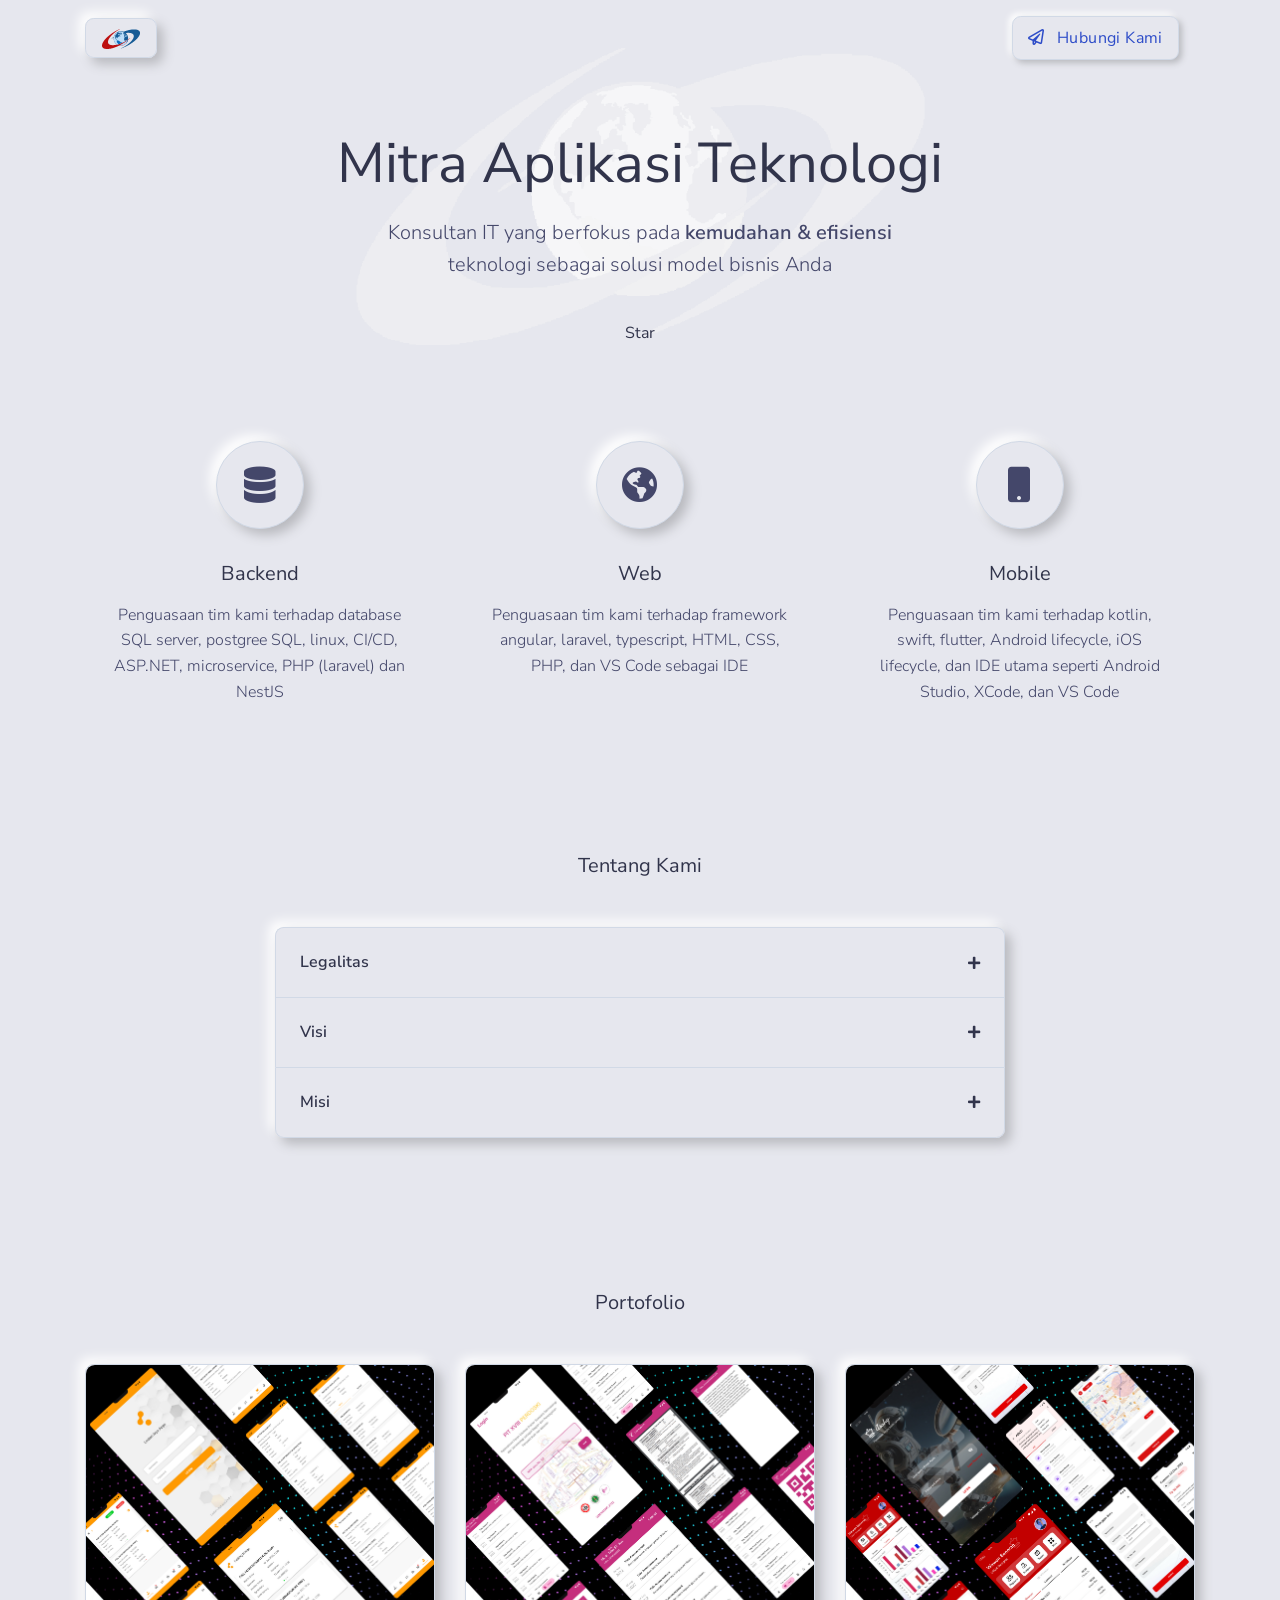
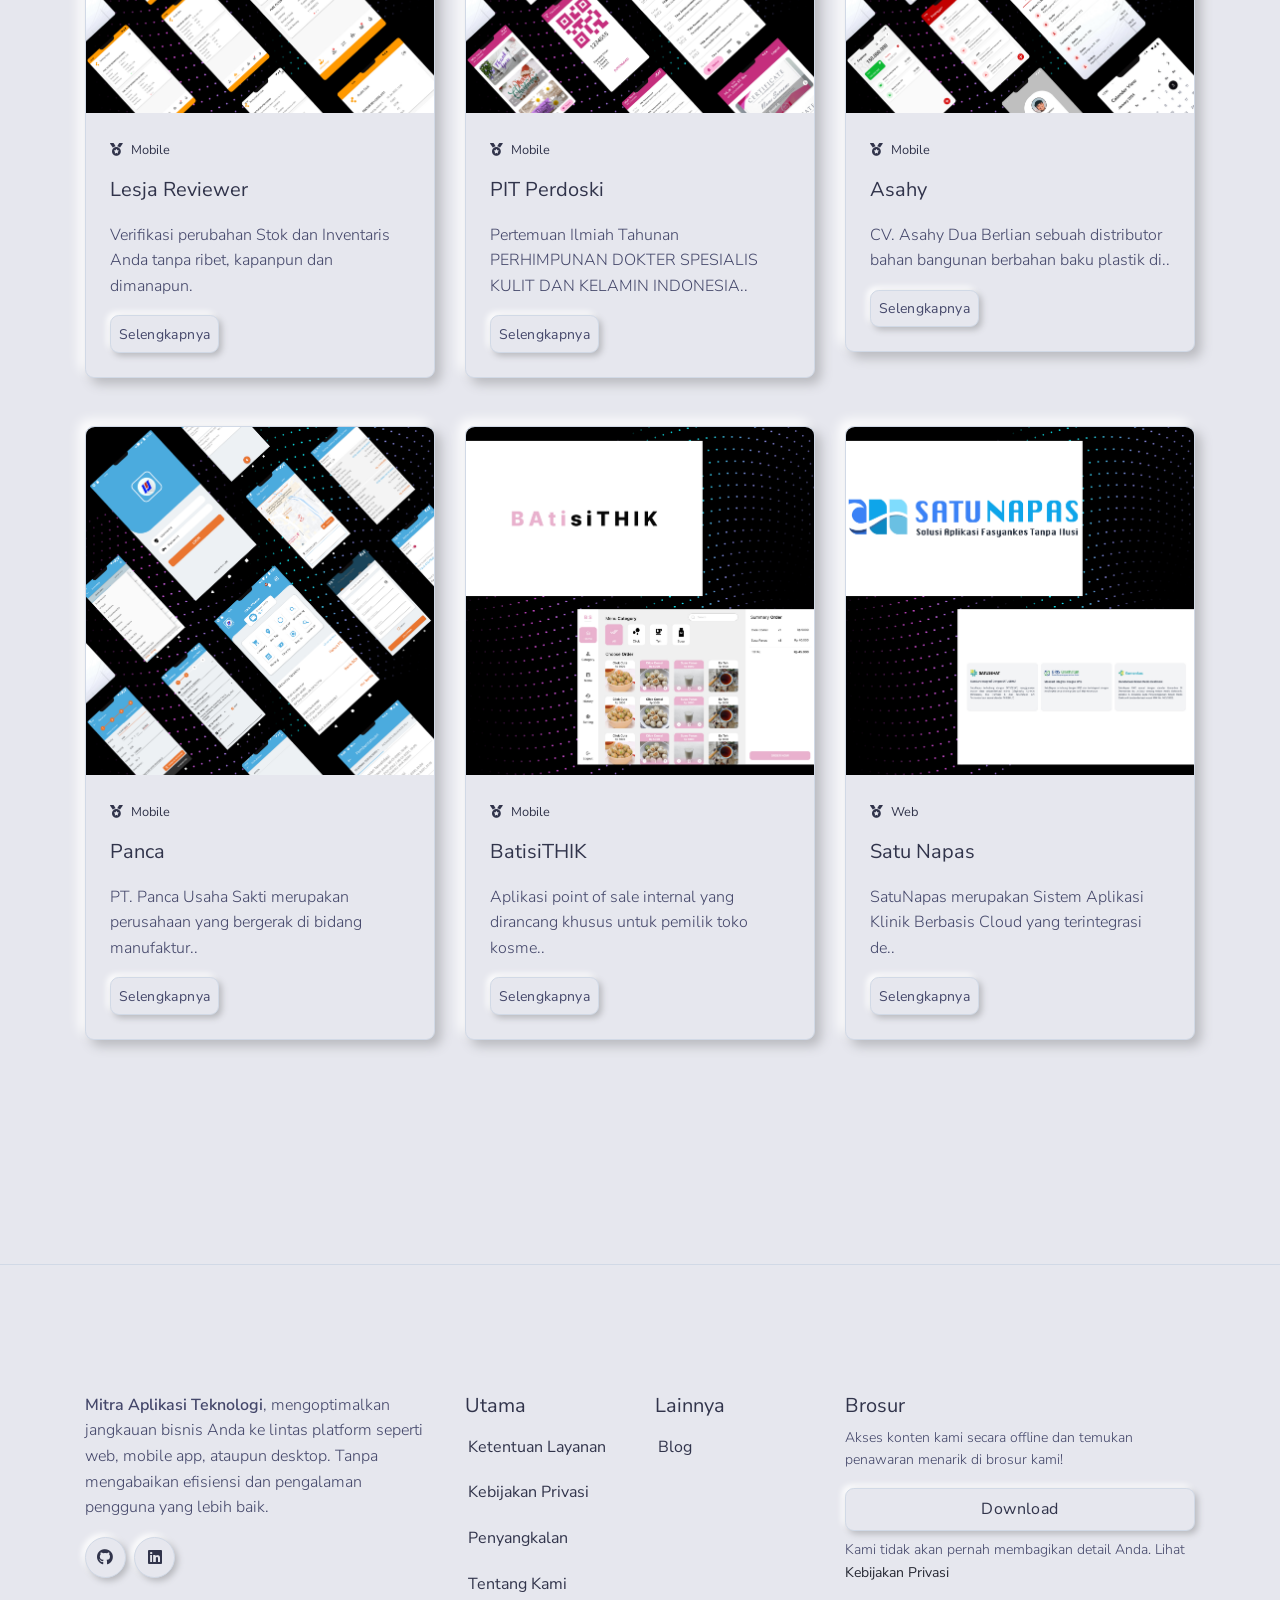
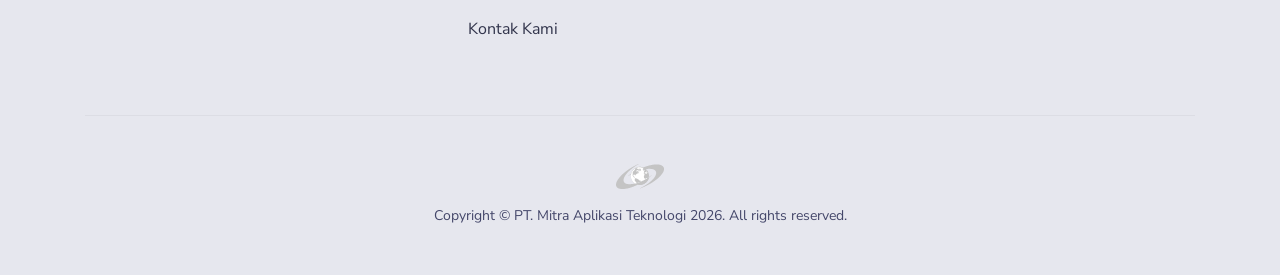
<file: index.html>
<!DOCTYPE html>
<html lang="en">

<head>
    <meta http-equiv="Content-Type" content="text/html; charset=utf-8" />
    <!-- Primary Meta Tags -->
    <title>Mitra Aplikasi Teknologi</title>
    <meta name="viewport" content="width=device-width, initial-scale=1, shrink-to-fit=no">
    <meta name="title" content="Mitra Aplikasi Teknologi">

    <!-- Canonical Tag Pointing to Itself -->
    <link rel="canonical" href="https://mitraaplikasiteknologi.com/index.html" />

    <!--  Social tags -->
    <meta name="keywords"
        content="Mengoptimalkan jangkauan bisnis Anda ke lintas platform seperti web, mobile app, ataupun desktop. Tanpa mengabaikan efisiensi dan pengalaman pengguna yang lebih baik.">
    <meta name="description"
        content="Mengoptimalkan jangkauan bisnis Anda ke lintas platform seperti web, mobile app, ataupun desktop. Tanpa mengabaikan efisiensi dan pengalaman pengguna yang lebih baik.">

    <!-- Schema.org markup for Google+ -->
    <meta itemprop="name" content="PT. Mitra Aplikasi Teknologi">
    <meta itemprop="description"
        content="Mengoptimalkan jangkauan bisnis Anda ke lintas platform seperti web, mobile app, ataupun desktop. Tanpa mengabaikan efisiensi dan pengalaman pengguna yang lebih baik.">
    <meta itemprop="image" content="./assets/img/brand/colorful.svg">

    <!-- Twitter Card data -->
    <meta name="twitter:card" content="product">
    <meta name="twitter:site" content="@mitraaplikasiteknologi">
    <meta name="twitter:title" content="PT. Mitra Aplikasi Teknologi">
    <meta name="twitter:description"
        content="Mengoptimalkan jangkauan bisnis Anda ke lintas platform seperti web, mobile app, ataupun desktop. Tanpa mengabaikan efisiensi dan pengalaman pengguna yang lebih baik.">
    <meta name="twitter:creator" content="@mitraaplikasiteknologi">
    <meta name="twitter:image" content="./assets/img/brand/colorful.svg">

    <!-- Open Graph data -->
    <meta property="fb:app_id" content="214738555737136">
    <meta property="og:title" content="PT. Mitra Aplikasi Teknologi" />
    <meta property="og:type" content="article" />
    <meta property="og:url" content="https://www.mitraaplikasiteknologi.com/" />
    <meta property="og:image" content="./assets/img/brand/colorful.svg" />
    <meta property="og:description"
        content="Mengoptimalkan jangkauan bisnis Anda ke lintas platform seperti web, mobile app, ataupun desktop. Tanpa mengabaikan efisiensi dan pengalaman pengguna yang lebih baik." />
    <meta property="og:site_name" content="Mitra Aplikasi Teknologi" />

    <!-- Favicon -->
    <link rel="apple-touch-icon" sizes="120x120" href="./assets/img/favicon/apple-touch-icon.png">
    <link rel="icon" type="image/png" sizes="32x32" href="./assets/img/favicon/favicon-32x32.png">
    <link rel="icon" type="image/png" sizes="16x16" href="./assets/img/favicon/favicon-16x16.png">
    <link rel="manifest" href="./assets/img/favicon/site.webmanifest">
    <link rel="mask-icon" href="./assets/img/favicon/safari-pinned-tab.svg" color="#ffffff">
    <meta name="msapplication-TileColor" content="#ffffff">
    <meta name="theme-color" content="#ffffff">

    <!-- Fontawesome -->
    <link type="text/css" href="./vendor/@fortawesome/fontawesome-free/css/all.min.css" rel="stylesheet">

    <!-- Pixel CSS -->
    <link type="text/css" href="./css/neumorphism.css" rel="stylesheet">

    <!-- NOTICE: You can use the _analytics.html partial to include production code specific code & trackers -->

    <!-- Google tag (gtag.js) -->
    <script async src="https://www.googletagmanager.com/gtag/js?id=G-GMWYXEB7RY"></script>
    <script>
        window.dataLayer = window.dataLayer || [];
        function gtag() { dataLayer.push(arguments); }
        gtag('js', new Date());

        gtag('config', 'G-GMWYXEB7RY');
    </script>

</head>

<body>
    <header class="header-global">
        <nav id="navbar-main" aria-label="Primary navigation"
            class="navbar navbar-main navbar-expand-lg navbar-theme-primary headroom navbar-light navbar-transparent navbar-theme-primary">
            <div class="container position-relative">
                <a class="navbar-brand shadow-soft py-2 px-3 rounded border border-light mr-lg-4" href="./index.html">
                    <img class="navbar-brand-dark" src="./assets/img/brand/colorful.svg" alt="Logo light">
                    <img class="navbar-brand-light" src="./assets/img/brand/colorful.svg" alt="Logo dark">
                </a>
                <div class="d-flex">
                    <a href="https://api.whatsapp.com/send/?phone=62818299377&text=Halo,%20saya%20ingin%20berkonsultasi%20dengan%20Mitra%20Aplikasi%20Teknologi"
                        target="_blank" class="btn btn-primary text-secondary mr-3"><i
                            class="far fa-paper-plane mr-2"></i> Hubungi
                        Kami</a>

                </div>
            </div>
        </nav>
    </header>
    <main id="contactop">

        <!-- Hero -->
        <section class="section section bg-soft pb-5 overflow-hidden z-2">

            <div class="container z-2" style="background-image: url(./assets/img/brand/light.svg);
            background-repeat: no-repeat;
            background-size: contain;
            background-position: center;">
                <div class="row justify-content-center text-center pt-6">
                    <div class="col-lg-8 col-xl-8">
                        <h1 class="display-2 mb-3">Mitra Aplikasi Teknologi</h1>
                        <p class="lead px-md-6">Konsultan IT yang berfokus pada <strong>kemudahan & efisiensi</strong>
                            teknologi sebagai solusi model bisnis Anda</p>
                        <br>
                        <a class="github-button" href="https://github.com/rndmitraptek/profile"
                            data-color-scheme="no-preference: light; light: light; dark: dark;" data-icon="octicon-star"
                            data-size="large" data-show-count="true"
                            aria-label="Star mitraptek/profile on GitHub">Star</a>

                    </div>
                </div>
            </div>
        </section>
        <section class="section section-lg" style="padding-bottom:0px !important">
            <div class="container">
                <div class="row">
                    <div class="col-12 col-md-4">
                        <!-- Icon box -->
                        <div class="icon-box text-center mb-5 mb-md-0">
                            <div
                                class="icon icon-shape icon-lg bg-soft shadow-soft border border-light rounded-circle mb-3">
                                <span class="fas fa-database"></span>
                            </div>
                            <h2 class="h5 my-3">Backend</h2>
                            <p class="px-lg-4">Penguasaan tim kami terhadap database SQL server, postgree SQL, linux,
                                CI/CD, ASP.NET, microservice, PHP (laravel) dan NestJS</p>
                        </div>
                        <!-- End of Icon box -->
                    </div>
                    <div class="col-12 col-md-4 mb-5 mb-md-0">
                        <!-- Icon box -->
                        <div class="icon-box text-center">
                            <div
                                class="icon icon-shape icon-lg bg-soft shadow-soft border border-light rounded-circle mb-3">
                                <span class="fas fa-globe-americas"></span>
                            </div>
                            <h2 class="h5 my-3">Web</h2>
                            <p class="px-lg-4">Penguasaan tim kami terhadap framework angular, laravel, typescript,
                                HTML, CSS, PHP, dan VS Code sebagai IDE</p>
                        </div>
                        <!-- End of Icon box -->
                    </div>
                    <div class="col-12 col-md-4 mb-5 mb-md-0">
                        <!-- Icon box -->
                        <div class="icon-box text-center">
                            <div
                                class="icon icon-shape icon-lg bg-soft shadow-soft border border-light rounded-circle mb-3">
                                <span class="fas fa-mobile"></span>
                            </div>
                            <h2 class="h5 my-3">Mobile</h2>
                            <p class="px-lg-4">Penguasaan tim kami terhadap kotlin, swift, flutter, Android lifecycle,
                                iOS lifecycle, dan IDE utama seperti Android Studio, XCode, dan VS Code</p>
                        </div>
                        <!-- End of Icon box -->
                    </div>
                </div>
            </div>
        </section>

        <div class="section  bg-primary pt-0 section-lg">
            <div class="container">
                <!-- Title -->
                <div class="row" id="about" style="padding-top: 132px;">
                    <div class="col text-center">
                        <div class="mb-5">
                            <span class="h5 text-center">Tentang Kami</span>
                        </div>
                    </div>
                </div>
                <div class="row justify-content-center">
                    <div class="col-12 col-md-10 col-lg-8">
                        <!--Accordion-->
                        <div class="accordion shadow-soft rounded" id="accordionExample1">
                            <div class="card card-sm card-body bg-primary border-light mb-0">
                                <a href="#panel-1" data-target="#panel-1" class="accordion-panel-header"
                                    data-toggle="collapse" role="button" aria-expanded="false" aria-controls="panel-1">
                                    <span class="h6 mb-0 font-weight-bold">Legalitas</span>
                                    <span class="icon"><span class="fas fa-plus"></span></span>
                                </a>
                                <div class="collapse" id="panel-1">
                                    <div class="pt-3">
                                        <p class="mb-0">
                                            PT. Mitra Aplikasi Teknologi secara resmi didirikan di Semarang berdasarkan
                                            akta notaris Dr. Maria Nova
                                            Lenawati, SH., MH.Adv., M.Kn dan telah disahkan oleh Surat Keputusan Menteri
                                            Hukum dan Hak Asasi Manusia Republik Indonesia Nomor AHU-0000298.AH.01.01.
                                            Kami bergerak dalam bidang teknologi informasi yang meliputi jasa pembuatan
                                            software (desktop, web & mobile) dan pengadaan hardware.
                                            Lokasi kantor kami berada di Gedung IB 163 Lantai 3,
                                            Jl. Imam Bonjol No 163 Semarang.
                                        </p>
                                    </div>
                                </div>
                            </div>
                            <div class="card card-sm card-body bg-primary border-light mb-0">
                                <a href="#panel-2" data-target="#panel-2" class="accordion-panel-header"
                                    data-toggle="collapse" role="button" aria-expanded="false" aria-controls="panel-1">
                                    <span class="h6 mb-0 font-weight-bold">Visi</span>
                                    <span class="icon"><span class="fas fa-plus"></span></span>
                                </a>
                                <div class="collapse" id="panel-2">
                                    <div class="pt-3">
                                        <p class="mb-0">
                                        <ul>
                                            <li>Menjadi mitra pelanggan yang paling dapat diandalkan dalam mensolusikan
                                                kebutuhan IT pelanggan.</li>
                                            <li>Meningkatkan kualitas kinerja dari karyawan secara berkesinambungan
                                                dalam lingkungan kerja yang kondusif serta membantu mereka mencapai
                                                kesejahteraan.</li>
                                            <li>Meningkatkan kualitas IT di Indonesia sehingga menjadi setara dengan
                                                dunia.</li>
                                        </ul>
                                        </p>
                                    </div>
                                </div>
                            </div>
                            <div class="card card-sm card-body bg-primary border-light">
                                <a href="#panel-3" data-target="#panel-3" class="accordion-panel-header"
                                    data-toggle="collapse" role="button" aria-expanded="false" aria-controls="panel-1">
                                    <span class="h6 mb-0 font-weight-bold">Misi</span>
                                    <span class="icon"><span class="fas fa-plus"></span></span>
                                </a>
                                <div class="collapse" id="panel-3">
                                    <div class="pt-3">
                                        <p class="mb-0">
                                            Menjadi salah satu perusahaan IT yang terbaik di Indonesia dalam bidang jasa
                                            pembuatan software dan pengadaan hardware dengan memprioritaskan kualitas
                                            produk serta kepuasan pelanggan.</p>
                                    </div>
                                </div>
                            </div>
                        </div>
                        <!--End of Accordion-->
                    </div>
                </div>

            </div>
        </div>

        <div class="section bg-primary pt-0 section-lg">
            <div class="container">
                <!-- Title -->
                <div class="row">
                    <div class="col text-center">
                        <div class="mb-5">
                            <span class="h5 text-center">Portofolio</span>
                        </div>
                    </div>
                </div>
                <!-- End of title-->
                <div class="row mb-5">
                    <div class="col-12 col-md-6 col-lg-4 mb-5">
                        <div class="card bg-primary border-light shadow-soft">
                            <img src="./assets/img/blog/lesja.jpg" class="card-img-top rounded-top" alt="Lesja">
                            <div class="card-body">
                                <span class="h6 icon-tertiary small"><span
                                        class="fas fa-medal mr-2"></span>Mobile</span>
                                <h3 class="h5 card-title mt-3">Lesja Reviewer</h3>
                                <p class="card-text">
                                    Verifikasi perubahan Stok dan Inventaris Anda tanpa ribet, kapanpun dan dimanapun.
                                </p>
                                <a class="btn btn-primary btn-sm" type="button" data-toggle="modal"
                                    data-target="#modal-lesja">Selengkapnya</a>
                            </div>
                        </div>
                    </div>
                    <div class="col-12 col-md-6 col-lg-4 mb-5">
                        <div class="card bg-primary border-light shadow-soft">
                            <img src="./assets/img/blog/pit.jpg" class="card-img-top rounded-top" alt="PIT Perdoski">
                            <div class="card-body">
                                <span class="h6 icon-tertiary small"><span
                                        class="fas fa-medal mr-2"></span>Mobile</span>
                                <h3 class="h5 card-title mt-3">PIT Perdoski</h3>
                                <p class="card-text">
                                    Pertemuan Ilmiah Tahunan PERHIMPUNAN DOKTER SPESIALIS KULIT DAN KELAMIN INDONESIA..
                                </p>
                                <a class="btn btn-primary btn-sm" type="button" data-toggle="modal"
                                    data-target="#modal-pit">Selengkapnya</a>
                            </div>
                        </div>
                    </div>
                    <div class="col-12 col-md-6 col-lg-4 mb-5">
                        <div class="card bg-primary border-light shadow-soft">
                            <img src="./assets/img/blog/asahy.jpg" class="card-img-top rounded-top" alt="Asahy">
                            <div class="card-body">
                                <span class="h6 icon-tertiary small"><span
                                        class="fas fa-medal mr-2"></span>Mobile</span>
                                <h3 class="h5 card-title mt-3">Asahy</h3>
                                <p class="card-text">
                                    CV. Asahy Dua Berlian sebuah distributor bahan bangunan berbahan baku plastik di..
                                </p>
                                <a class="btn btn-primary btn-sm" type="button" data-toggle="modal"
                                    data-target="#modal-asahy">Selengkapnya</a>
                            </div>
                        </div>
                    </div>
                    <div class="col-12 col-md-6 col-lg-4 mb-5">
                        <div class="card bg-primary border-light shadow-soft">
                            <img src="./assets/img/blog/panca.jpg" class="card-img-top rounded-top" alt="Panca">
                            <div class="card-body">
                                <span class="h6 icon-tertiary small"><span
                                        class="fas fa-medal mr-2"></span>Mobile</span>
                                <h3 class="h5 card-title mt-3">Panca</h3>
                                <p class="card-text">
                                    PT. Panca Usaha Sakti merupakan perusahaan yang bergerak di bidang manufaktur..
                                </p>
                                <a class="btn btn-primary btn-sm" type="button" data-toggle="modal"
                                    data-target="#modal-panca">Selengkapnya</a>
                            </div>
                        </div>
                    </div>
                    <div class="col-12 col-md-6 col-lg-4 mb-5">
                        <div class="card bg-primary border-light shadow-soft">
                            <img src="./assets/img/blog/batisithik.jpg" class="card-img-top rounded-top"
                                alt="BatisiTHIK">
                            <div class="card-body">
                                <span class="h6 icon-tertiary small"><span
                                        class="fas fa-medal mr-2"></span>Mobile</span>
                                <h3 class="h5 card-title mt-3">BatisiTHIK</h3>
                                <p class="card-text">
                                    Aplikasi point of sale internal yang dirancang khusus untuk pemilik toko kosme..
                                </p>
                                <a class="btn btn-primary btn-sm" type="button" data-toggle="modal"
                                    data-target="#modal-batisithik">Selengkapnya</a>
                            </div>
                        </div>
                    </div>
                    <div class="col-12 col-md-6 col-lg-4 mb-5">
                        <div class="card bg-primary border-light shadow-soft">
                            <img src="./assets/img/blog/satunapas.jpg" class="card-img-top rounded-top" alt="SatuNapas">
                            <div class="card-body">
                                <span class="h6 icon-tertiary small"><span class="fas fa-medal mr-2"></span>Web</span>
                                <h3 class="h5 card-title mt-3">Satu Napas</h3>
                                <p class="card-text">
                                    SatuNapas merupakan Sistem Aplikasi Klinik Berbasis Cloud yang terintegrasi de..
                                </p>
                                <a class="btn btn-primary btn-sm" type="button" data-toggle="modal"
                                    data-target="#modal-satunapas">Selengkapnya</a>
                            </div>
                        </div>
                    </div>

                </div>
                <!-- Modal Content -->
                <div class="modal fade" id="modal-lesja" tabindex="-1" role="dialog" aria-labelledby="modal-lesja"
                    aria-hidden="true">
                    <div class="modal-dialog modal-dialog-centered" role="document">
                        <div class="modal-content">
                            <div class="modal-header">
                                <h2 class="h6 modal-title mb-0" id="modal-title-default">Lesja Reviewer</h2>
                                <button type="button" class="close" data-dismiss="modal" aria-label="Close">
                                    <span aria-hidden="true">×</span>
                                </button>
                            </div>
                            <div class="modal-body">
                                <img src="./assets/img/blog/lesja.jpg" class="card-img-top rounded-top" alt="Lesja">
                                <br> <br>
                                <p>
                                    Lesja Reviewer adalah aplikasi mobile yang dirancang khusus untuk memudahkan Anda
                                    dalam
                                    memverifikasi setiap perubahan pada stok dan inventaris Anda. Tidak perlu lagi
                                    proses manual yang memakan waktu—cukup melalui Lesja Reviewer, Anda bisa menyetujui
                                    (approve)
                                    atau menolak (reject) perubahan data dengan cepat, aman, dan efisien.
                                </p>
                                <br>
                                <br>
                                <div class="btn-wrapper text-center">
                                    <a class="btn btn-sm btn-primary mr-3" style="margin-bottom: 24px;"
                                        href="https://play.google.com/store/apps/details?id=com.bundet.lesja&hl=en"
                                        target="_blank">
                                        <div class="d-flex align-items-center">
                                            <span class="icon icon-sm mr-2"><span
                                                    class="fab fa-google-play"></span></span>
                                            <div class="d-block text-left mr-2">
                                                <small class="font-xsmall">Download on the </small>
                                                <div class="h6 mb-0">Google Play</div>
                                            </div>
                                        </div>
                                    </a>
                                    <a class="btn btn-sm btn-primary mr-3" style="margin-bottom: 24px;"
                                        href="https://apps.apple.com/us/app/lesja-reviewer/id6752285143"
                                        target="_blank">
                                        <div class="d-flex align-items-center">
                                            <span class="icon icon-sm mr-2"><span class="fab fa-apple"></span></span>
                                            <div class="d-block text-left mr-2">
                                                <small class="font-xsmall">Download on the </small>
                                                <div class="h6 mb-0">App Store &nbsp &nbsp&nbsp</div>
                                            </div>
                                        </div>
                                    </a>
                                </div>
                            </div>
                        </div>
                    </div>
                </div>
                <div class="modal fade" id="modal-pit" tabindex="-1" role="dialog" aria-labelledby="modal-pit"
                    aria-hidden="true">
                    <div class="modal-dialog modal-dialog-centered" role="document">
                        <div class="modal-content">
                            <div class="modal-header">
                                <h2 class="h6 modal-title mb-0" id="modal-title-default">PIT Perdoski</h2>
                                <button type="button" class="close" data-dismiss="modal" aria-label="Close">
                                    <span aria-hidden="true">×</span>
                                </button>
                            </div>
                            <div class="modal-body">
                                <img src="./assets/img/blog/pit.jpg" class="card-img-top rounded-top"
                                    alt="PIT Perdoski">
                                <br> <br>
                                <p>
                                    Pertemuan Ilmiah Tahunan PERHIMPUNAN DOKTER SPESIALIS KULIT DAN KELAMIN INDONESIA
                                    (PIT PERDOSKI), merupakan agenda tetap bagi para ahli Indonesia yang terhimpun ke
                                    dalam organisasi PERDOSKI. Forum ini merupakan ajang tanggung jawab professional
                                    dalam rangka meningkatkan kapasitas keilmuan serta responnya terhadap berbagai
                                    tantangan yang dihadapi saat ini dan masa datang.
                                </p>
                                <br>
                                <br>
                                 <div class="btn-wrapper text-center">
                                    <!-- <a class="btn btn-sm btn-primary mr-3" style="margin-bottom: 24px;" href="https://play.google.com/store/apps/details?id=com.bundet.lesja&hl=en" target="_blank">
                                        <div class="d-flex align-items-center">
                                            <span class="icon icon-sm mr-2"><span class="fab fa-google-play"></span></span>
                                            <div class="d-block text-left mr-2">
                                                <small class="font-xsmall">Download on the </small>
                                                <div class="h6 mb-0">Google Play</div>
                                            </div>
                                        </div>
                                    </a> -->
                                    <a class="btn btn-sm btn-primary mr-3" style="margin-bottom: 24px;"
                                        href="https://apps.apple.com/us/app/pitperdoskismg22/id1636837737"
                                        target="_blank">
                                        <div class="d-flex align-items-center">
                                            <span class="icon icon-sm mr-2"><span class="fab fa-apple"></span></span>
                                            <div class="d-block text-left mr-2">
                                                <small class="font-xsmall">Download on the </small>
                                                <div class="h6 mb-0">App Store &nbsp &nbsp&nbsp</div>
                                            </div>
                                        </div>
                                    </a>
                                </div>
                            </div>
                        </div>
                    </div>
                </div>
                <div class="modal fade" id="modal-asahy" tabindex="-1" role="dialog" aria-labelledby="modal-asahy"
                    aria-hidden="true">
                    <div class="modal-dialog modal-dialog-centered" role="document">
                        <div class="modal-content">
                            <div class="modal-header">
                                <h2 class="h6 modal-title mb-0" id="modal-title-default">Asahy</h2>
                                <button type="button" class="close" data-dismiss="modal" aria-label="Close">
                                    <span aria-hidden="true">×</span>
                                </button>
                            </div>
                            <div class="modal-body">
                                <img src="./assets/img/blog/asahy.jpg" class="card-img-top rounded-top" alt="Asahy">
                                <br> <br>
                                <p>
                                    CV. Asahy Dua Berlian sebuah distributor bahan bangunan berbahan baku plastik di
                                    wilayah Jawa Tengah
                                </p>
                            </div>
                        </div>
                    </div>
                </div>
                <div class="modal fade" id="modal-panca" tabindex="-1" role="dialog" aria-labelledby="modal-panca"
                    aria-hidden="true">
                    <div class="modal-dialog modal-dialog-centered" role="document">
                        <div class="modal-content">
                            <div class="modal-header">
                                <h2 class="h6 modal-title mb-0" id="modal-title-default">Panca</h2>
                                <button type="button" class="close" data-dismiss="modal" aria-label="Close">
                                    <span aria-hidden="true">×</span>
                                </button>
                            </div>
                            <div class="modal-body">
                                <img src="./assets/img/blog/panca.jpg" class="card-img-top rounded-top" alt="Panca">
                                <br> <br>
                                <p>
                                    PT. Panca Usaha Sakti merupakan perusahaan yang bergerak di bidang manufaktur dan
                                    distribusi atap baja ringan, roofing, cladding dan ceiling system.
                                </p>
                            </div>
                        </div>
                    </div>
                </div>
                <div class="modal fade" id="modal-batisithik" tabindex="-1" role="dialog"
                    aria-labelledby="modal-batisithik" aria-hidden="true">
                    <div class="modal-dialog modal-dialog-centered" role="document">
                        <div class="modal-content">
                            <div class="modal-header">
                                <h2 class="h6 modal-title mb-0" id="modal-title-default">BatisiTHIK</h2>
                                <button type="button" class="close" data-dismiss="modal" aria-label="Close">
                                    <span aria-hidden="true">×</span>
                                </button>
                            </div>
                            <div class="modal-body">
                                <img src="./assets/img/blog/batisithik.jpg" class="card-img-top rounded-top"
                                    alt="Panca">
                                <br> <br>
                                <p>
                                    Aplikasi point of sale internal yang dirancang khusus untuk pemilik toko kosmetik
                                    terbesar di Semarang (Candra) untuk memberikan solusi bagi unit usaha kecilnya.
                                    Terhubung ke printer termal ESC/POS standar.
                                </p>
                            </div>
                        </div>
                    </div>
                </div>
                <div class="modal fade" id="modal-satunapas" tabindex="-1" role="dialog"
                    aria-labelledby="modal-satunapas" aria-hidden="true">
                    <div class="modal-dialog modal-dialog-centered" role="document">
                        <div class="modal-content">
                            <div class="modal-header">
                                <h2 class="h6 modal-title mb-0" id="modal-title-default">Satu Napas</h2>
                                <button type="button" class="close" data-dismiss="modal" aria-label="Close">
                                    <span aria-hidden="true">×</span>
                                </button>
                            </div>
                            <div class="modal-body">
                                <img src="./assets/img/blog/satunapas.jpg" class="card-img-top rounded-top"
                                    alt="Satu Napas">
                                <br> <br>
                                <p>
                                    SatuNapas merupakan Sistem Aplikasi Klinik Berbasis Cloud yang terintegrasi dengan
                                    BPJS Kesehatan dan Satu Sehat. SatuNapas hadir sebagai solusi manajemen informasi
                                    fasilitas kesehatan Indonesia berbasis cloud profesional sehingga platform SatuNapas
                                    dapat diakses berbagai device seperti komputer, tablet dan smartphone yang didesain
                                    simple dan mudah digunakan untuk Tim Anda. SatuNapas di rancang untuk pemberi
                                    layanan praktek dokter mandiri, klinik pratama, klinik utama, praktek bidan, dan
                                    Puskesmas. 👉 <a href="https://www.satunapas.com/" target="_blank">satunapas.com</a>
                                </p>
                            </div>
                        </div>
                    </div>
                </div>

                <!-- End of Modal Content -->
            </div>
        </div>

    </main>

    <footer class="d-flex pb-5 pt-6 pt-md-7 border-top border-light bg-primary">
        <div class="container">
            <div class="row">
                <div class="col-lg-4">
                    <p><strong>Mitra Aplikasi Teknologi</strong>, mengoptimalkan jangkauan bisnis Anda ke lintas
                        platform seperti web, mobile app, ataupun desktop. Tanpa mengabaikan efisiensi dan pengalaman
                        pengguna yang lebih baik.</p>
                    <ul class="d-flex list-unstyled mb-5 mb-lg-0">
                        <li class="mr-2">
                            <a href="https://github.com/mitraptek" target="_blank"
                                class="btn btn-icon-only btn-pill btn-primary" aria-label="github social link"
                                data-toggle="tooltip" data-placement="top" title="Open source projects">
                                <span aria-hidden="true" class="fab fa-github"></span>
                            </a>
                        </li>
                        <li>
                            <a href="https://www.linkedin.com/company/pt-mitra-aplikasi-teknologi" target="_blank"
                                class="btn btn-icon-only btn-pill btn-primary" aria-label="linkedin social link"
                                data-toggle="tooltip" data-placement="top" title="Follow us on Linkedin">
                                <span aria-hidden="true" class="fab fa-linkedin"></span>
                            </a>
                        </li>
                    </ul>
                </div>
                <div class="col-6 col-lg-2 mb-5 mb-lg-0">
                    <h5>Utama</h5>
                    <ul class="footer-links list-unstyled mt-2">
                        <li class="mb-1"><a class="p-2" href="./pages/term-of-service.html">Ketentuan Layanan</a>
                        </li>
                        <li class="mb-1"><a class="p-2" href="./pages/privacy-policy.html">Kebijakan Privasi</a>
                        </li>
                        <li class="mb-1"><a class="p-2" href="./pages/disclaimer.html">Penyangkalan</a>
                        </li>
                        <li class="mb-1"><a class="p-2" href="#about">Tentang Kami</a>
                        </li>
                        <li class="mb-1"><a class="p-2" href="#contactop">Kontak Kami</a>
                        </li>
                    </ul>
                </div>
                <div class="col-6 col-lg-2 mb-5 mb-lg-0">
                    <h5>Lainnya</h5>
                    <ul class="footer-links list-unstyled mt-2">
                        <li class="mb-1"><a class="p-2" target="_blank" href="https://blog.satunapas.com/">Blog</a></li>
                    </ul>
                </div>
                <div class="col-12 col-lg-4 mb-5 mb-lg-0">
                    <h5>Brosur</h5>
                    <p class="text-gray font-small mt-2">Akses konten kami secara offline dan temukan penawaran menarik
                        di brosur kami!</p>
                    <div class="form-row mb-2">
                        <div class="col-12">
                            <a class="btn btn-primary btn-block" target="_blank" href="./assets/file/dummy.pdf"
                                download>Download</a>
                        </div>
                    </div>
                    <p class="text-gray font-small m-0">Kami tidak akan pernah membagikan detail Anda. Lihat<a
                            class="text-black" href="./pages/privacy-policy.html"> Kebijakan Privasi</a></p>
                </div>
            </div>
            <hr class="my-5">
            <div class="row">
                <div class="col">
                    <a href="https://mitraaplikasiteknologi.com" class="d-flex justify-content-center">
                        <img src="./assets/img/brand/dark.svg" height="25" class="mb-3"
                            alt="Mitra Aplikasi Teknologi Logo">
                    </a>
                    <div class="d-flex text-center justify-content-center align-items-center" role="contentinfo">
                        <p class="font-weight-normal font-small mb-0">Copyright © PT. Mitra Aplikasi Teknologi
                            <span class="current-year">2025</span>. All rights reserved.
                        </p>
                    </div>
                </div>
            </div>
        </div>
    </footer>

    <!-- Core -->
    <script src="./vendor/jquery/dist/jquery.min.js"></script>
    <script src="./vendor/popper.js/dist/umd/popper.min.js"></script>
    <script src="./vendor/bootstrap/dist/js/bootstrap.min.js"></script>
    <script src="./vendor/headroom.js/dist/headroom.min.js"></script>

    <!-- Vendor JS -->
    <script src="./vendor/onscreen/dist/on-screen.umd.min.js"></script>
    <script src="./vendor/nouislider/distribute/nouislider.min.js"></script>
    <script src="./vendor/bootstrap-datepicker/dist/js/bootstrap-datepicker.min.js"></script>
    <script src="./vendor/waypoints/lib/jquery.waypoints.min.js"></script>
    <script src="./vendor/jarallax/dist/jarallax.min.js"></script>
    <script src="./vendor/jquery.counterup/jquery.counterup.min.js"></script>
    <script src="./vendor/jquery-countdown/dist/jquery.countdown.min.js"></script>
    <script src="./vendor/smooth-scroll/dist/smooth-scroll.polyfills.min.js"></script>
    <script src="./vendor/prismjs/prism.js"></script>

    <script async defer src="https://buttons.github.io/buttons.js"></script>

    <!-- Neumorphism JS -->
    <script src="./assets/js/neumorphism.js"></script>
</body>

</html>
</file>
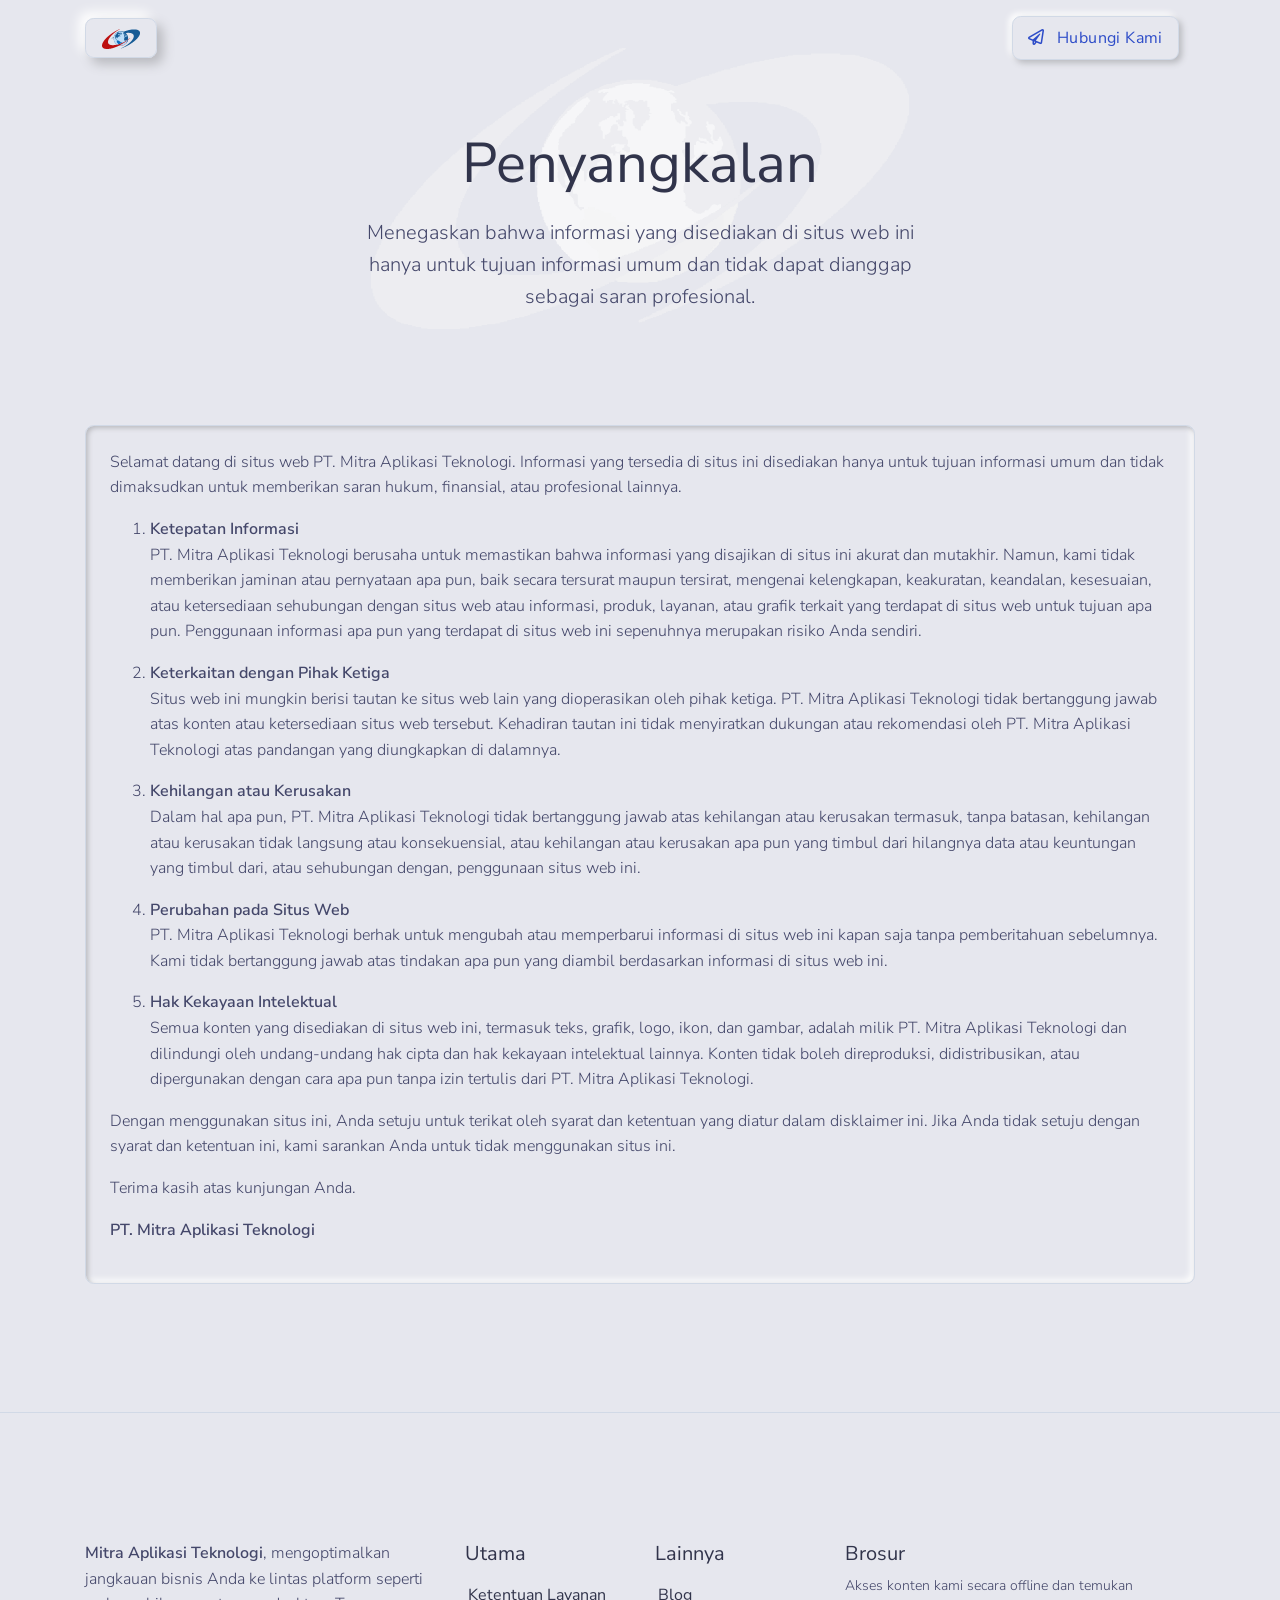
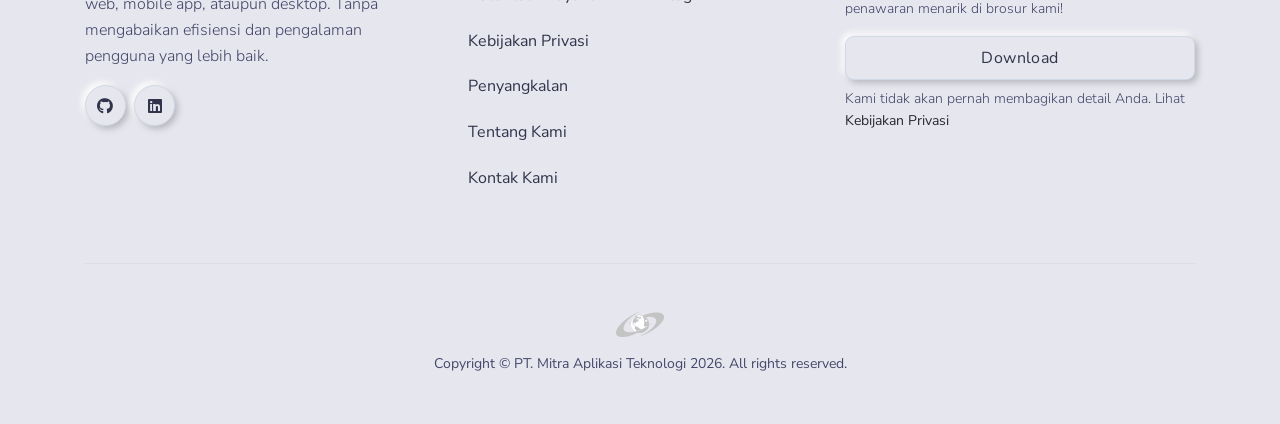
<file: pages/disclaimer.html>
<!DOCTYPE html>
<html lang="en">

<head>
    <meta http-equiv="Content-Type" content="text/html; charset=utf-8" />
    <!-- Primary Meta Tags -->
    <title>Penyangkalan - Mitra Aplikasi Teknologi</title>
    <meta name="viewport" content="width=device-width, initial-scale=1, shrink-to-fit=no">
    <meta name="title" content="Penyangkalan - Mitra Aplikasi Teknologi">

    <!-- Canonical Tag Pointing to Itself -->
    <link rel="canonical" href="https://mitraaplikasiteknologi.com/index.html" />

    <!--  Social tags -->
    <meta name="keywords"
        content="Mengoptimalkan jangkauan bisnis Anda ke lintas platform seperti web, mobile app, ataupun desktop. Tanpa mengabaikan efisiensi dan pengalaman pengguna yang lebih baik.">
    <meta name="description"
        content="Mengoptimalkan jangkauan bisnis Anda ke lintas platform seperti web, mobile app, ataupun desktop. Tanpa mengabaikan efisiensi dan pengalaman pengguna yang lebih baik.">

    <!-- Schema.org markup for Google+ -->
    <meta itemprop="name" content="Penyangkalan - Mitra Aplikasi Teknologi">
    <meta itemprop="description"
        content="Mengoptimalkan jangkauan bisnis Anda ke lintas platform seperti web, mobile app, ataupun desktop. Tanpa mengabaikan efisiensi dan pengalaman pengguna yang lebih baik.">
    <meta itemprop="image" content="../assets/img/brand/colorful.svg">

    <!-- Twitter Card data -->
    <meta name="twitter:card" content="product">
    <meta name="twitter:site" content="@mitraaplikasiteknologi">
    <meta name="twitter:title" content="Penyangkalan - Mitra Aplikasi Teknologi">
    <meta name="twitter:description"
        content="Mengoptimalkan jangkauan bisnis Anda ke lintas platform seperti web, mobile app, ataupun desktop. Tanpa mengabaikan efisiensi dan pengalaman pengguna yang lebih baik.">
    <meta name="twitter:creator" content="@mitraaplikasiteknologi">
    <meta name="twitter:image" content="../assets/img/brand/colorful.svg">

    <!-- Open Graph data -->
    <meta property="fb:app_id" content="214738555737136">
    <meta property="og:title" content="Penyangkalan - Mitra Aplikasi Teknologi" />
    <meta property="og:type" content="article" />
    <meta property="og:url" content="https://www.mitraaplikasiteknologi.com/" />
    <meta property="og:image" content="../assets/img/brand/colorful.svg" />
    <meta property="og:description"
        content="Mengoptimalkan jangkauan bisnis Anda ke lintas platform seperti web, mobile app, ataupun desktop. Tanpa mengabaikan efisiensi dan pengalaman pengguna yang lebih baik." />
    <meta property="og:site_name" content="Mitra Aplikasi Teknologi" />

    <!-- Favicon -->
    <link rel="apple-touch-icon" sizes="120x120" href="../assets/img/favicon/apple-touch-icon.png">
    <link rel="icon" type="image/png" sizes="32x32" href="../assets/img/favicon/favicon-32x32.png">
    <link rel="icon" type="image/png" sizes="16x16" href="../assets/img/favicon/favicon-16x16.png">
    <link rel="manifest" href="../assets/img/favicon/site.webmanifest">
    <link rel="mask-icon" href="../assets/img/favicon/safari-pinned-tab.svg" color="#ffffff">
    <meta name="msapplication-TileColor" content="#ffffff">
    <meta name="theme-color" content="#ffffff">

    <!-- Fontawesome -->
    <link type="text/css" href="../vendor/@fortawesome/fontawesome-free/css/all.min.css" rel="stylesheet">

    <!-- Pixel CSS -->
    <link type="text/css" href="../css/neumorphism.css" rel="stylesheet">

    <!-- NOTICE: You can use the _analytics.html partial to include production code specific code & trackers -->

    <!-- Google tag (gtag.js) -->
    <script async src="https://www.googletagmanager.com/gtag/js?id=G-GMWYXEB7RY"></script>
    <script>
        window.dataLayer = window.dataLayer || [];
        function gtag() { dataLayer.push(arguments); }
        gtag('js', new Date());

        gtag('config', 'G-GMWYXEB7RY');
    </script>

</head>

<body>
    <header class="header-global">
        <nav id="navbar-main" aria-label="Primary navigation"
            class="navbar navbar-main navbar-expand-lg navbar-theme-primary headroom navbar-light navbar-transparent navbar-theme-primary">
            <div class="container position-relative">
                <a class="navbar-brand shadow-soft py-2 px-3 rounded border border-light mr-lg-4" href="../index.html">
                    <img class="navbar-brand-dark" src="../assets/img/brand/colorful.svg" alt="Logo light">
                    <img class="navbar-brand-light" src="../assets/img/brand/colorful.svg" alt="Logo dark">
                </a>
                <div class="d-flex">
                    <a href="https://api.whatsapp.com/send/?phone=6282258049040&text=Halo,%20saya%20ingin%20berkonsultasi%20dengan%20Mitraptek"
                        target="_blank" class="btn btn-primary text-secondary mr-3"><i
                            class="far fa-paper-plane mr-2"></i> Hubungi
                        Kami</a>

                </div>
            </div>
        </nav>
    </header>
    <main>

        <!-- Hero -->
        <section class="section section bg-soft pb-5 overflow-hidden z-2">

            <div class="container z-2" style="background-image: url(../assets/img/brand/light.svg);
            background-repeat: no-repeat;
            background-size: contain;
            background-position: center;">
                <div class="row justify-content-center text-center pt-6">
                    <div class="col-lg-8 col-xl-8">
                        <h1 class="display-2 mb-3">Penyangkalan</h1>
                        <p class="lead px-md-6">Menegaskan bahwa informasi yang disediakan di situs web ini hanya untuk
                            tujuan informasi umum dan tidak dapat dianggap
                            sebagai saran profesional.</p>
                    </div>
                </div>
            </div>
        </section>
        <section class="section section-lg">
            <div class="container">
                <!-- Tab Content -->
                <div class="card shadow-inset bg-primary border-light p-4 rounded">
                    <div class="card-body p-0">
                        <div class="tab-content" id="tabcontent2">
                            <div class="tab-pane fade show active" id="tabs-icons-text-1" role="tabpanel"
                                aria-labelledby="tabs-icons-text-1-tab">
                                <p>Selamat datang di situs web PT. Mitra Aplikasi Teknologi. Informasi yang tersedia di
                                    situs ini disediakan hanya untuk tujuan informasi umum dan tidak dimaksudkan untuk
                                    memberikan saran hukum, finansial, atau profesional lainnya.</p>
                                <ol>
                                    <li>
                                        <p><strong>Ketepatan Informasi</strong><br />PT. Mitra Aplikasi Teknologi
                                            berusaha untuk memastikan bahwa informasi yang disajikan di situs ini akurat
                                            dan mutakhir. Namun, kami tidak memberikan jaminan atau pernyataan apa pun,
                                            baik secara tersurat maupun tersirat, mengenai kelengkapan, keakuratan,
                                            keandalan, kesesuaian, atau ketersediaan sehubungan dengan situs web atau
                                            informasi, produk, layanan, atau grafik terkait yang terdapat di situs web
                                            untuk tujuan apa pun. Penggunaan informasi apa pun yang terdapat di situs
                                            web ini sepenuhnya merupakan risiko Anda sendiri.</p>
                                    </li>
                                    <li>
                                        <p><strong>Keterkaitan dengan Pihak Ketiga</strong><br />Situs web ini mungkin
                                            berisi tautan ke situs web lain yang dioperasikan oleh pihak ketiga. PT.
                                            Mitra Aplikasi Teknologi tidak bertanggung jawab atas konten atau
                                            ketersediaan situs web tersebut. Kehadiran tautan ini tidak menyiratkan
                                            dukungan atau rekomendasi oleh PT. Mitra Aplikasi Teknologi atas pandangan
                                            yang diungkapkan di dalamnya.</p>
                                    </li>
                                    <li>
                                        <p><strong>Kehilangan atau Kerusakan</strong><br />Dalam hal apa pun, PT. Mitra
                                            Aplikasi Teknologi tidak bertanggung jawab atas kehilangan atau kerusakan
                                            termasuk, tanpa batasan, kehilangan atau kerusakan tidak langsung atau
                                            konsekuensial, atau kehilangan atau kerusakan apa pun yang timbul dari
                                            hilangnya data atau keuntungan yang timbul dari, atau sehubungan dengan,
                                            penggunaan situs web ini.</p>
                                    </li>
                                    <li>
                                        <p><strong>Perubahan pada Situs Web</strong><br />PT. Mitra Aplikasi Teknologi
                                            berhak untuk mengubah atau memperbarui informasi di situs web ini kapan saja
                                            tanpa pemberitahuan sebelumnya. Kami tidak bertanggung jawab atas tindakan
                                            apa pun yang diambil berdasarkan informasi di situs web ini.</p>
                                    </li>
                                    <li>
                                        <p><strong>Hak Kekayaan Intelektual</strong><br />Semua konten yang disediakan
                                            di situs web ini, termasuk teks, grafik, logo, ikon, dan gambar, adalah
                                            milik PT. Mitra Aplikasi Teknologi dan dilindungi oleh undang-undang hak
                                            cipta dan hak kekayaan intelektual lainnya. Konten tidak boleh direproduksi,
                                            didistribusikan, atau dipergunakan dengan cara apa pun tanpa izin tertulis
                                            dari PT. Mitra Aplikasi Teknologi.</p>
                                    </li>
                                </ol>
                                <p>Dengan menggunakan situs ini, Anda setuju untuk terikat oleh syarat dan ketentuan
                                    yang diatur dalam disklaimer ini. Jika Anda tidak setuju dengan syarat dan ketentuan
                                    ini, kami sarankan Anda untuk tidak menggunakan situs ini.</p>
                                <p>Terima kasih atas kunjungan Anda.</p>
                                <p><strong>PT. Mitra Aplikasi Teknologi</strong></p>
                            </div>
                        </div>
                    </div>
                </div>
                <!-- End of Tab Content -->
            </div>
        </section>

    </main>

    <footer class="d-flex pb-5 pt-6 pt-md-7 border-top border-light bg-primary">
        <div class="container">
            <div class="row">
                <div class="col-lg-4">
                    <p><strong>Mitra Aplikasi Teknologi</strong>, mengoptimalkan jangkauan bisnis Anda ke lintas
                        platform seperti web, mobile app, ataupun desktop. Tanpa mengabaikan efisiensi dan pengalaman
                        pengguna yang lebih baik.</p>
                    <ul class="d-flex list-unstyled mb-5 mb-lg-0">
                        <li class="mr-2">
                            <a href="https://github.com/mitraptek" target="_blank"
                                class="btn btn-icon-only btn-pill btn-primary" aria-label="github social link"
                                data-toggle="tooltip" data-placement="top" title="Open source projects">
                                <span aria-hidden="true" class="fab fa-github"></span>
                            </a>
                        </li>
                        <li>
                            <a href="https://www.linkedin.com/company/pt-mitra-aplikasi-teknologi" target="_blank"
                                class="btn btn-icon-only btn-pill btn-primary" aria-label="linkedin social link"
                                data-toggle="tooltip" data-placement="top" title="Follow us on Linkedin">
                                <span aria-hidden="true" class="fab fa-linkedin"></span>
                            </a>
                        </li>
                    </ul>
                </div>
                <div class="col-6 col-lg-2 mb-5 mb-lg-0">
                    <h5>Utama</h5>
                    <ul class="footer-links list-unstyled mt-2">
                        <li class="mb-1"><a class="p-2" href="../pages/term-of-service.html">Ketentuan Layanan</a>
                        </li>
                        <li class="mb-1"><a class="p-2" href="../pages/privacy-policy.html">Kebijakan Privasi</a>
                        </li>
                        <li class="mb-1"><a class="p-2" href="../pages/disclaimer.html">Penyangkalan</a>
                        </li>
                        <li class="mb-1"><a class="p-2" href="../index.html#about">Tentang Kami</a>
                        </li>
                        <li class="mb-1"><a class="p-2" href="../index.html#contactop">Kontak Kami</a>
                        </li>
                    </ul>
                </div>
                <div class="col-6 col-lg-2 mb-5 mb-lg-0">
                    <h5>Lainnya</h5>
                    <ul class="footer-links list-unstyled mt-2">
                        <li class="mb-1"><a class="p-2" target="_blank" href="https://blog.satunapas.com/">Blog</a></li>
                    </ul>
                </div>
                <div class="col-12 col-lg-4 mb-5 mb-lg-0">
                    <h5>Brosur</h5>
                    <p class="text-gray font-small mt-2">Akses konten kami secara offline dan temukan penawaran menarik di brosur kami!</p>
                    <div class="form-row mb-2"> 
                        <div class="col-12">
                            <a class="btn btn-primary btn-block" target="_blank" href="../assets/file/dummy.pdf" download>Download</a>
                        </div>
                    </div>
                    <p class="text-gray font-small m-0">Kami tidak akan pernah membagikan detail Anda. Lihat<a
                            class="text-black" href="../pages/privacy-policy.html"> Kebijakan Privasi</a></p>
                </div>
            </div>
            <hr class="my-5">
            <div class="row">
                <div class="col">
                    <a href="https://mitraaplikasiteknologi.com" class="d-flex justify-content-center">
                        <img src="../assets/img/brand/dark.svg" height="25" class="mb-3" alt="Mitra Aplikasi Teknologi Logo">
                    </a>
                    <div class="d-flex text-center justify-content-center align-items-center" role="contentinfo">
                        <p class="font-weight-normal font-small mb-0">Copyright © PT. Mitra Aplikasi Teknologi
                            <span class="current-year">2025</span>. All rights reserved.
                        </p>
                    </div>
                </div>
            </div>
        </div>
    </footer>

    <!-- Core -->
    <script src="../vendor/jquery/dist/jquery.min.js"></script>
    <script src="../vendor/popper.js/dist/umd/popper.min.js"></script>
    <script src="../vendor/bootstrap/dist/js/bootstrap.min.js"></script>
    <script src="../vendor/headroom.js/dist/headroom.min.js"></script>

    <!-- Vendor JS -->
    <script src="../vendor/onscreen/dist/on-screen.umd.min.js"></script>
    <script src="../vendor/nouislider/distribute/nouislider.min.js"></script>
    <script src="../vendor/bootstrap-datepicker/dist/js/bootstrap-datepicker.min.js"></script>
    <script src="../vendor/waypoints/lib/jquery.waypoints.min.js"></script>
    <script src="../vendor/jarallax/dist/jarallax.min.js"></script>
    <script src="../vendor/jquery.counterup/jquery.counterup.min.js"></script>
    <script src="../vendor/jquery-countdown/dist/jquery.countdown.min.js"></script>
    <script src="../vendor/smooth-scroll/dist/smooth-scroll.polyfills.min.js"></script>
    <script src="../vendor/prismjs/prism.js"></script>

    <script async defer src="https://buttons.github.io/buttons.js"></script>

    <!-- Neumorphism JS -->
    <script src="../assets/js/neumorphism.js"></script>
</body>

</html>
</file>
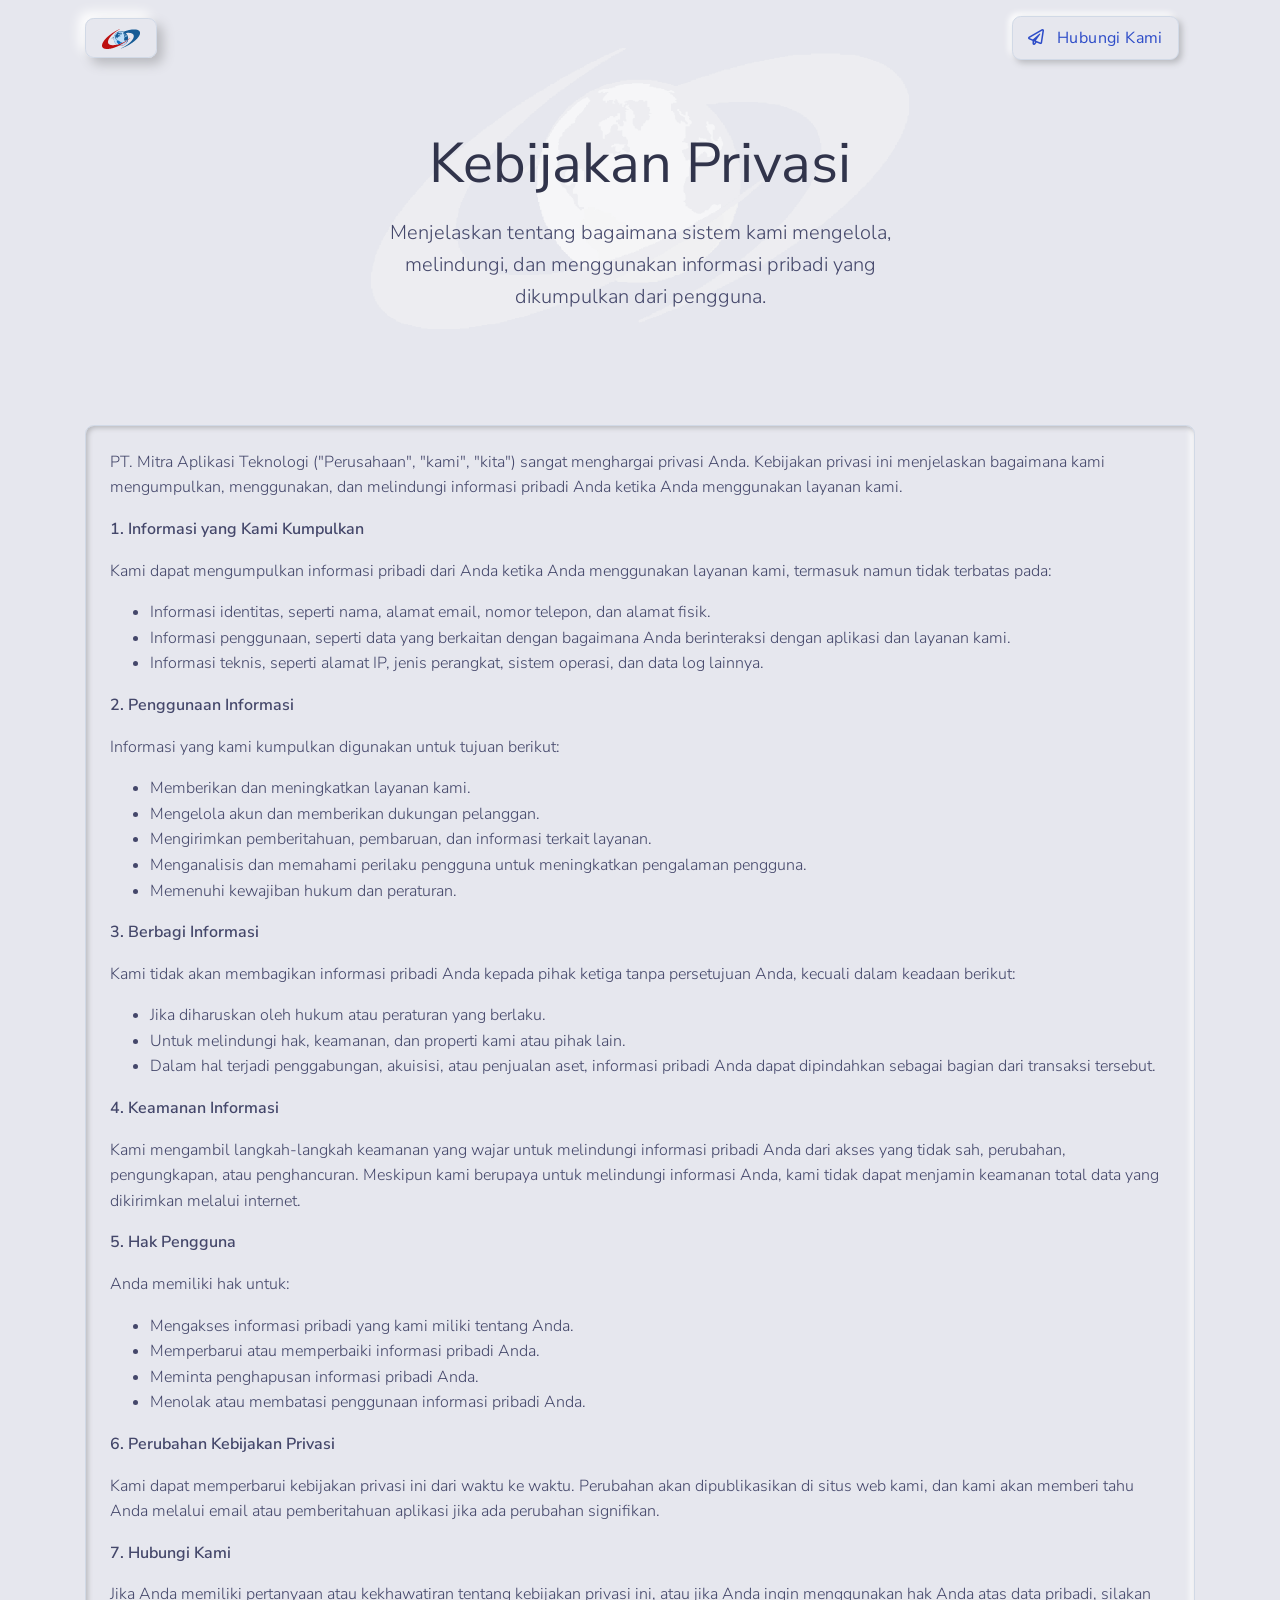
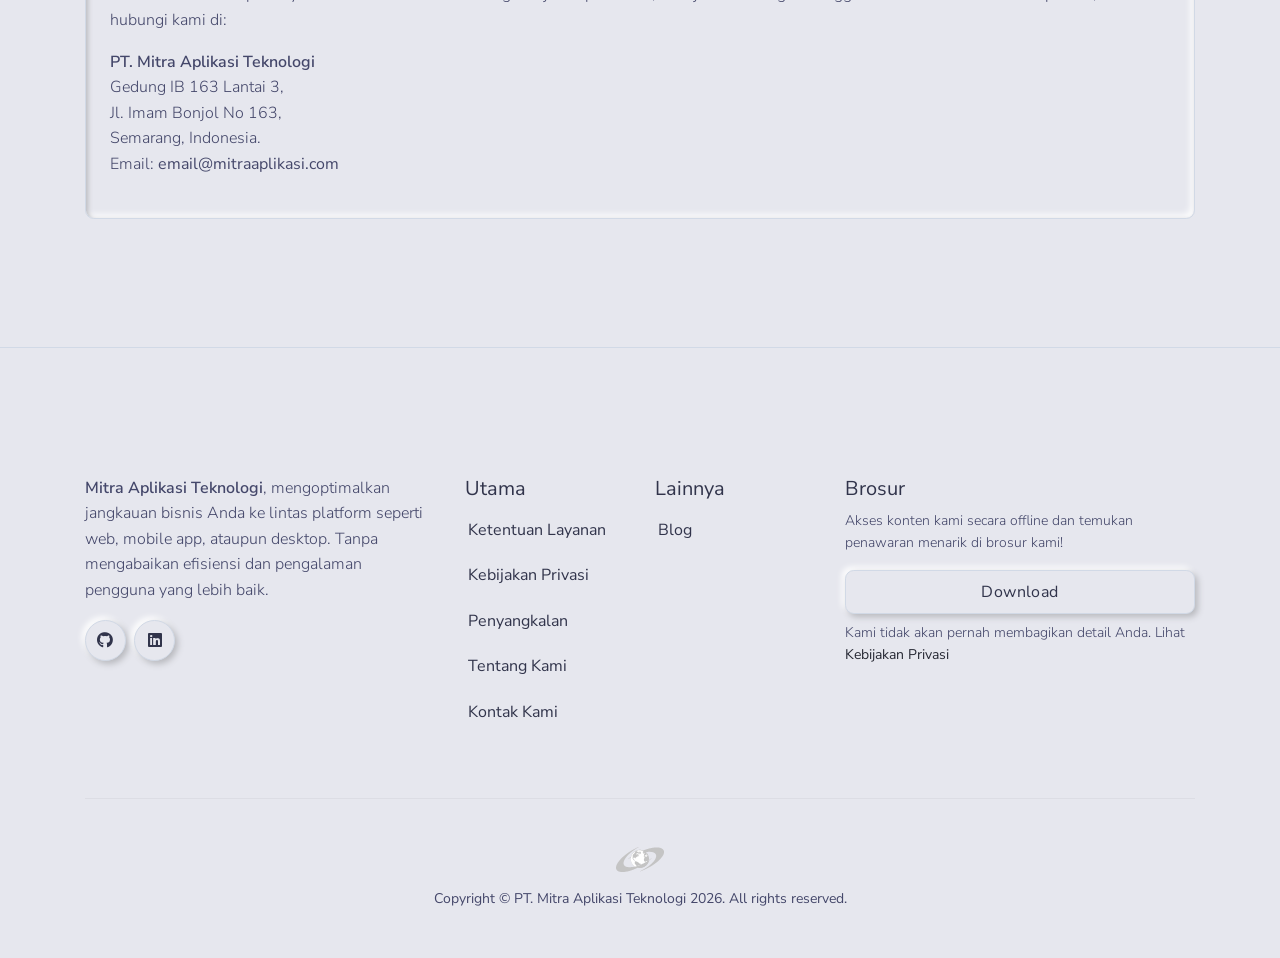
<file: pages/privacy-policy.html>
<!DOCTYPE html>
<html lang="en">

<head>
    <meta http-equiv="Content-Type" content="text/html; charset=utf-8" />
    <!-- Primary Meta Tags -->
    <title>Kebijakan Privasi - Mitra Aplikasi Teknologi</title>
    <meta name="viewport" content="width=device-width, initial-scale=1, shrink-to-fit=no">
    <meta name="title" content="Kebijakan Privasi - Mitra Aplikasi Teknologi">

    <!-- Canonical Tag Pointing to Itself -->
    <link rel="canonical" href="https://mitraaplikasiteknologi.com/index.html" />

    <!--  Social tags -->
    <meta name="keywords"
        content="Mengoptimalkan jangkauan bisnis Anda ke lintas platform seperti web, mobile app, ataupun desktop. Tanpa mengabaikan efisiensi dan pengalaman pengguna yang lebih baik.">
    <meta name="description"
        content="Mengoptimalkan jangkauan bisnis Anda ke lintas platform seperti web, mobile app, ataupun desktop. Tanpa mengabaikan efisiensi dan pengalaman pengguna yang lebih baik.">

    <!-- Schema.org markup for Google+ -->
    <meta itemprop="name" content="Kebijakan Privasi - Mitra Aplikasi Teknologi">
    <meta itemprop="description"
        content="Mengoptimalkan jangkauan bisnis Anda ke lintas platform seperti web, mobile app, ataupun desktop. Tanpa mengabaikan efisiensi dan pengalaman pengguna yang lebih baik.">
    <meta itemprop="image" content="../assets/img/brand/colorful.svg">

    <!-- Twitter Card data -->
    <meta name="twitter:card" content="product">
    <meta name="twitter:site" content="@mitraaplikasiteknologi">
    <meta name="twitter:title" content="Kebijakan Privasi - Mitra Aplikasi Teknologi">
    <meta name="twitter:description"
        content="Mengoptimalkan jangkauan bisnis Anda ke lintas platform seperti web, mobile app, ataupun desktop. Tanpa mengabaikan efisiensi dan pengalaman pengguna yang lebih baik.">
    <meta name="twitter:creator" content="@mitraaplikasiteknologi">
    <meta name="twitter:image" content="../assets/img/brand/colorful.svg">

    <!-- Open Graph data -->
    <meta property="fb:app_id" content="214738555737136">
    <meta property="og:title" content="Kebijakan Privasi - Mitra Aplikasi Teknologi" />
    <meta property="og:type" content="article" />
    <meta property="og:url" content="https://www.mitraaplikasiteknologi.com/" />
    <meta property="og:image" content="../assets/img/brand/colorful.svg" />
    <meta property="og:description"
        content="Mengoptimalkan jangkauan bisnis Anda ke lintas platform seperti web, mobile app, ataupun desktop. Tanpa mengabaikan efisiensi dan pengalaman pengguna yang lebih baik." />
    <meta property="og:site_name" content="Mitra Aplikasi Teknologi" />

    <!-- Favicon -->
    <link rel="apple-touch-icon" sizes="120x120" href="../assets/img/favicon/apple-touch-icon.png">
    <link rel="icon" type="image/png" sizes="32x32" href="../assets/img/favicon/favicon-32x32.png">
    <link rel="icon" type="image/png" sizes="16x16" href="../assets/img/favicon/favicon-16x16.png">
    <link rel="manifest" href="../assets/img/favicon/site.webmanifest">
    <link rel="mask-icon" href="../assets/img/favicon/safari-pinned-tab.svg" color="#ffffff">
    <meta name="msapplication-TileColor" content="#ffffff">
    <meta name="theme-color" content="#ffffff">

    <!-- Fontawesome -->
    <link type="text/css" href="../vendor/@fortawesome/fontawesome-free/css/all.min.css" rel="stylesheet">

    <!-- Pixel CSS -->
    <link type="text/css" href="../css/neumorphism.css" rel="stylesheet">

    <!-- NOTICE: You can use the _analytics.html partial to include production code specific code & trackers -->

    <!-- Google tag (gtag.js) -->
    <script async src="https://www.googletagmanager.com/gtag/js?id=G-GMWYXEB7RY"></script>
    <script>
        window.dataLayer = window.dataLayer || [];
        function gtag() { dataLayer.push(arguments); }
        gtag('js', new Date());

        gtag('config', 'G-GMWYXEB7RY');
    </script>

</head>

<body>
    <header class="header-global">
        <nav id="navbar-main" aria-label="Primary navigation"
            class="navbar navbar-main navbar-expand-lg navbar-theme-primary headroom navbar-light navbar-transparent navbar-theme-primary">
            <div class="container position-relative">
                <a class="navbar-brand shadow-soft py-2 px-3 rounded border border-light mr-lg-4" href="../index.html">
                    <img class="navbar-brand-dark" src="../assets/img/brand/colorful.svg" alt="Logo light">
                    <img class="navbar-brand-light" src="../assets/img/brand/colorful.svg" alt="Logo dark">
                </a>
                <div class="d-flex">
                    <a href="https://api.whatsapp.com/send/?phone=6282258049040&text=Halo,%20saya%20ingin%20berkonsultasi%20dengan%20Mitraptek"
                        target="_blank" class="btn btn-primary text-secondary mr-3"><i
                            class="far fa-paper-plane mr-2"></i> Hubungi
                        Kami</a>

                </div>
            </div>
        </nav>
    </header>
    <main>

        <!-- Hero -->
        <section class="section section bg-soft pb-5 overflow-hidden z-2">

            <div class="container z-2" style="background-image: url(../assets/img/brand/light.svg);
            background-repeat: no-repeat;
            background-size: contain;
            background-position: center;">
                <div class="row justify-content-center text-center pt-6">
                    <div class="col-lg-8 col-xl-8">
                        <h1 class="display-2 mb-3">Kebijakan Privasi</h1>
                        <p class="lead px-md-6">Menjelaskan tentang bagaimana sistem kami mengelola, melindungi, dan
                            menggunakan informasi pribadi yang dikumpulkan dari pengguna.</p>
                    </div>
                </div>
            </div>
        </section>
        <section class="section section-lg">
            <div class="container"> 
                <!-- Tab Content -->
                <div class="card shadow-inset bg-primary border-light p-4 rounded">
                    <div class="card-body p-0">
                        <div class="tab-content" id="tabcontent2">
                            <div class="tab-pane fade show active" id="tabs-icons-text-1" role="tabpanel"
                                aria-labelledby="tabs-icons-text-1-tab"> 
                                <p>PT. Mitra Aplikasi Teknologi ("Perusahaan", "kami", "kita") sangat menghargai privasi
                                    Anda. Kebijakan privasi ini menjelaskan bagaimana kami mengumpulkan, menggunakan,
                                    dan melindungi informasi pribadi Anda ketika Anda menggunakan layanan kami.</p>
                                <p><strong>1. Informasi yang Kami Kumpulkan</strong></p>
                                <p>Kami dapat mengumpulkan informasi pribadi dari Anda ketika Anda menggunakan layanan
                                    kami, termasuk namun tidak terbatas pada:</p>
                                <ul>
                                    <li>Informasi identitas, seperti nama, alamat email, nomor telepon, dan alamat
                                        fisik.</li>
                                    <li>Informasi penggunaan, seperti data yang berkaitan dengan bagaimana Anda
                                        berinteraksi dengan aplikasi dan layanan kami.</li>
                                    <li>Informasi teknis, seperti alamat IP, jenis perangkat, sistem operasi, dan data
                                        log lainnya.</li>
                                </ul>
                                <p><strong>2. Penggunaan Informasi</strong></p>
                                <p>Informasi yang kami kumpulkan digunakan untuk tujuan berikut:</p>
                                <ul>
                                    <li>Memberikan dan meningkatkan layanan kami.</li>
                                    <li>Mengelola akun dan memberikan dukungan pelanggan.</li>
                                    <li>Mengirimkan pemberitahuan, pembaruan, dan informasi terkait layanan.</li>
                                    <li>Menganalisis dan memahami perilaku pengguna untuk meningkatkan pengalaman
                                        pengguna.</li>
                                    <li>Memenuhi kewajiban hukum dan peraturan.</li>
                                </ul>
                                <p><strong>3. Berbagi Informasi</strong></p>
                                <p>Kami tidak akan membagikan informasi pribadi Anda kepada pihak ketiga tanpa
                                    persetujuan Anda, kecuali dalam keadaan berikut:</p>
                                <ul>
                                    <li>Jika diharuskan oleh hukum atau peraturan yang berlaku.</li>
                                    <li>Untuk melindungi hak, keamanan, dan properti kami atau pihak lain.</li>
                                    <li>Dalam hal terjadi penggabungan, akuisisi, atau penjualan aset, informasi pribadi
                                        Anda dapat dipindahkan sebagai bagian dari transaksi tersebut.</li>
                                </ul>
                                <p><strong>4. Keamanan Informasi</strong></p>
                                <p>Kami mengambil langkah-langkah keamanan yang wajar untuk melindungi informasi pribadi
                                    Anda dari akses yang tidak sah, perubahan, pengungkapan, atau penghancuran. Meskipun
                                    kami berupaya untuk melindungi informasi Anda, kami tidak dapat menjamin keamanan
                                    total data yang dikirimkan melalui internet.</p>
                                <p><strong>5. Hak Pengguna</strong></p>
                                <p>Anda memiliki hak untuk:</p>
                                <ul>
                                    <li>Mengakses informasi pribadi yang kami miliki tentang Anda.</li>
                                    <li>Memperbarui atau memperbaiki informasi pribadi Anda.</li>
                                    <li>Meminta penghapusan informasi pribadi Anda.</li>
                                    <li>Menolak atau membatasi penggunaan informasi pribadi Anda.</li>
                                </ul>
                                <p><strong>6. Perubahan Kebijakan Privasi</strong></p>
                                <p>Kami dapat memperbarui kebijakan privasi ini dari waktu ke waktu. Perubahan akan
                                    dipublikasikan di situs web kami, dan kami akan memberi tahu Anda melalui email atau
                                    pemberitahuan aplikasi jika ada perubahan signifikan.</p>
                                <p><strong>7. Hubungi Kami</strong></p>
                                <p>Jika Anda memiliki pertanyaan atau kekhawatiran tentang kebijakan privasi ini, atau
                                    jika Anda ingin menggunakan hak Anda atas data pribadi, silakan hubungi kami di:</p>
                                <p><strong>PT. Mitra Aplikasi Teknologi</strong><br />Gedung IB 163 Lantai 3,<br />Jl.
                                    Imam Bonjol No 163,<br />Semarang, Indonesia.<br />Email: <a
                                        rel="noopener">email@mitraaplikasi.com</a></p>
                            </div>
                        </div>
                    </div>
                </div>
                <!-- End of Tab Content -->
            </div>
        </section>

    </main>

    <footer class="d-flex pb-5 pt-6 pt-md-7 border-top border-light bg-primary">
        <div class="container">
            <div class="row">
                <div class="col-lg-4">
                    <p><strong>Mitra Aplikasi Teknologi</strong>, mengoptimalkan jangkauan bisnis Anda ke lintas
                        platform seperti web, mobile app, ataupun desktop. Tanpa mengabaikan efisiensi dan pengalaman
                        pengguna yang lebih baik.</p>
                    <ul class="d-flex list-unstyled mb-5 mb-lg-0">
                        <li class="mr-2">
                            <a href="https://github.com/mitraptek" target="_blank"
                                class="btn btn-icon-only btn-pill btn-primary" aria-label="github social link"
                                data-toggle="tooltip" data-placement="top" title="Open source projects">
                                <span aria-hidden="true" class="fab fa-github"></span>
                            </a>
                        </li>
                        <li>
                            <a href="https://www.linkedin.com/company/pt-mitra-aplikasi-teknologi" target="_blank"
                                class="btn btn-icon-only btn-pill btn-primary" aria-label="linkedin social link"
                                data-toggle="tooltip" data-placement="top" title="Follow us on Linkedin">
                                <span aria-hidden="true" class="fab fa-linkedin"></span>
                            </a>
                        </li>
                    </ul>
                </div>
                <div class="col-6 col-lg-2 mb-5 mb-lg-0">
                    <h5>Utama</h5>
                    <ul class="footer-links list-unstyled mt-2">
                        <li class="mb-1"><a class="p-2" href="../pages/term-of-service.html">Ketentuan Layanan</a>
                        </li>
                        <li class="mb-1"><a class="p-2" href="../pages/privacy-policy.html">Kebijakan Privasi</a>
                        </li>
                        <li class="mb-1"><a class="p-2" href="../pages/disclaimer.html">Penyangkalan</a>
                        </li>
                        <li class="mb-1"><a class="p-2" href="../index.html#about">Tentang Kami</a>
                        </li>
                        <li class="mb-1"><a class="p-2" href="../index.html#contactop">Kontak Kami</a>
                        </li>
                    </ul>
                </div>
                <div class="col-6 col-lg-2 mb-5 mb-lg-0">
                    <h5>Lainnya</h5>
                    <ul class="footer-links list-unstyled mt-2">
                        <li class="mb-1"><a class="p-2" target="_blank" href="https://blog.satunapas.com/">Blog</a></li>
                    </ul>
                </div>
                <div class="col-12 col-lg-4 mb-5 mb-lg-0">
                    <h5>Brosur</h5>
                    <p class="text-gray font-small mt-2">Akses konten kami secara offline dan temukan penawaran menarik di brosur kami!</p>
                    <div class="form-row mb-2"> 
                        <div class="col-12">
                            <a class="btn btn-primary btn-block" target="_blank" href="../assets/file/dummy.pdf" download>Download</a>
                        </div>
                    </div>
                    <p class="text-gray font-small m-0">Kami tidak akan pernah membagikan detail Anda. Lihat<a
                            class="text-black" href="../pages/privacy-policy.html"> Kebijakan Privasi</a></p>
                </div>
            </div>
            <hr class="my-5">
            <div class="row">
                <div class="col">
                    <a href="https://mitraaplikasiteknologi.com" class="d-flex justify-content-center">
                        <img src="../assets/img/brand/dark.svg" height="25" class="mb-3" alt="Mitra Aplikasi Teknologi Logo">
                    </a>
                    <div class="d-flex text-center justify-content-center align-items-center" role="contentinfo">
                        <p class="font-weight-normal font-small mb-0">Copyright © PT. Mitra Aplikasi Teknologi
                            <span class="current-year">2025</span>. All rights reserved.
                        </p>
                    </div>
                </div>
            </div>
        </div>
    </footer>

    <!-- Core -->
    <script src="../vendor/jquery/dist/jquery.min.js"></script>
    <script src="../vendor/popper.js/dist/umd/popper.min.js"></script>
    <script src="../vendor/bootstrap/dist/js/bootstrap.min.js"></script>
    <script src="../vendor/headroom.js/dist/headroom.min.js"></script>

    <!-- Vendor JS -->
    <script src="../vendor/onscreen/dist/on-screen.umd.min.js"></script>
    <script src="../vendor/nouislider/distribute/nouislider.min.js"></script>
    <script src="../vendor/bootstrap-datepicker/dist/js/bootstrap-datepicker.min.js"></script>
    <script src="../vendor/waypoints/lib/jquery.waypoints.min.js"></script>
    <script src="../vendor/jarallax/dist/jarallax.min.js"></script>
    <script src="../vendor/jquery.counterup/jquery.counterup.min.js"></script>
    <script src="../vendor/jquery-countdown/dist/jquery.countdown.min.js"></script>
    <script src="../vendor/smooth-scroll/dist/smooth-scroll.polyfills.min.js"></script>
    <script src="../vendor/prismjs/prism.js"></script>

    <script async defer src="https://buttons.github.io/buttons.js"></script>

    <!-- Neumorphism JS -->
    <script src="../assets/js/neumorphism.js"></script>
</body>

</html>
</file>
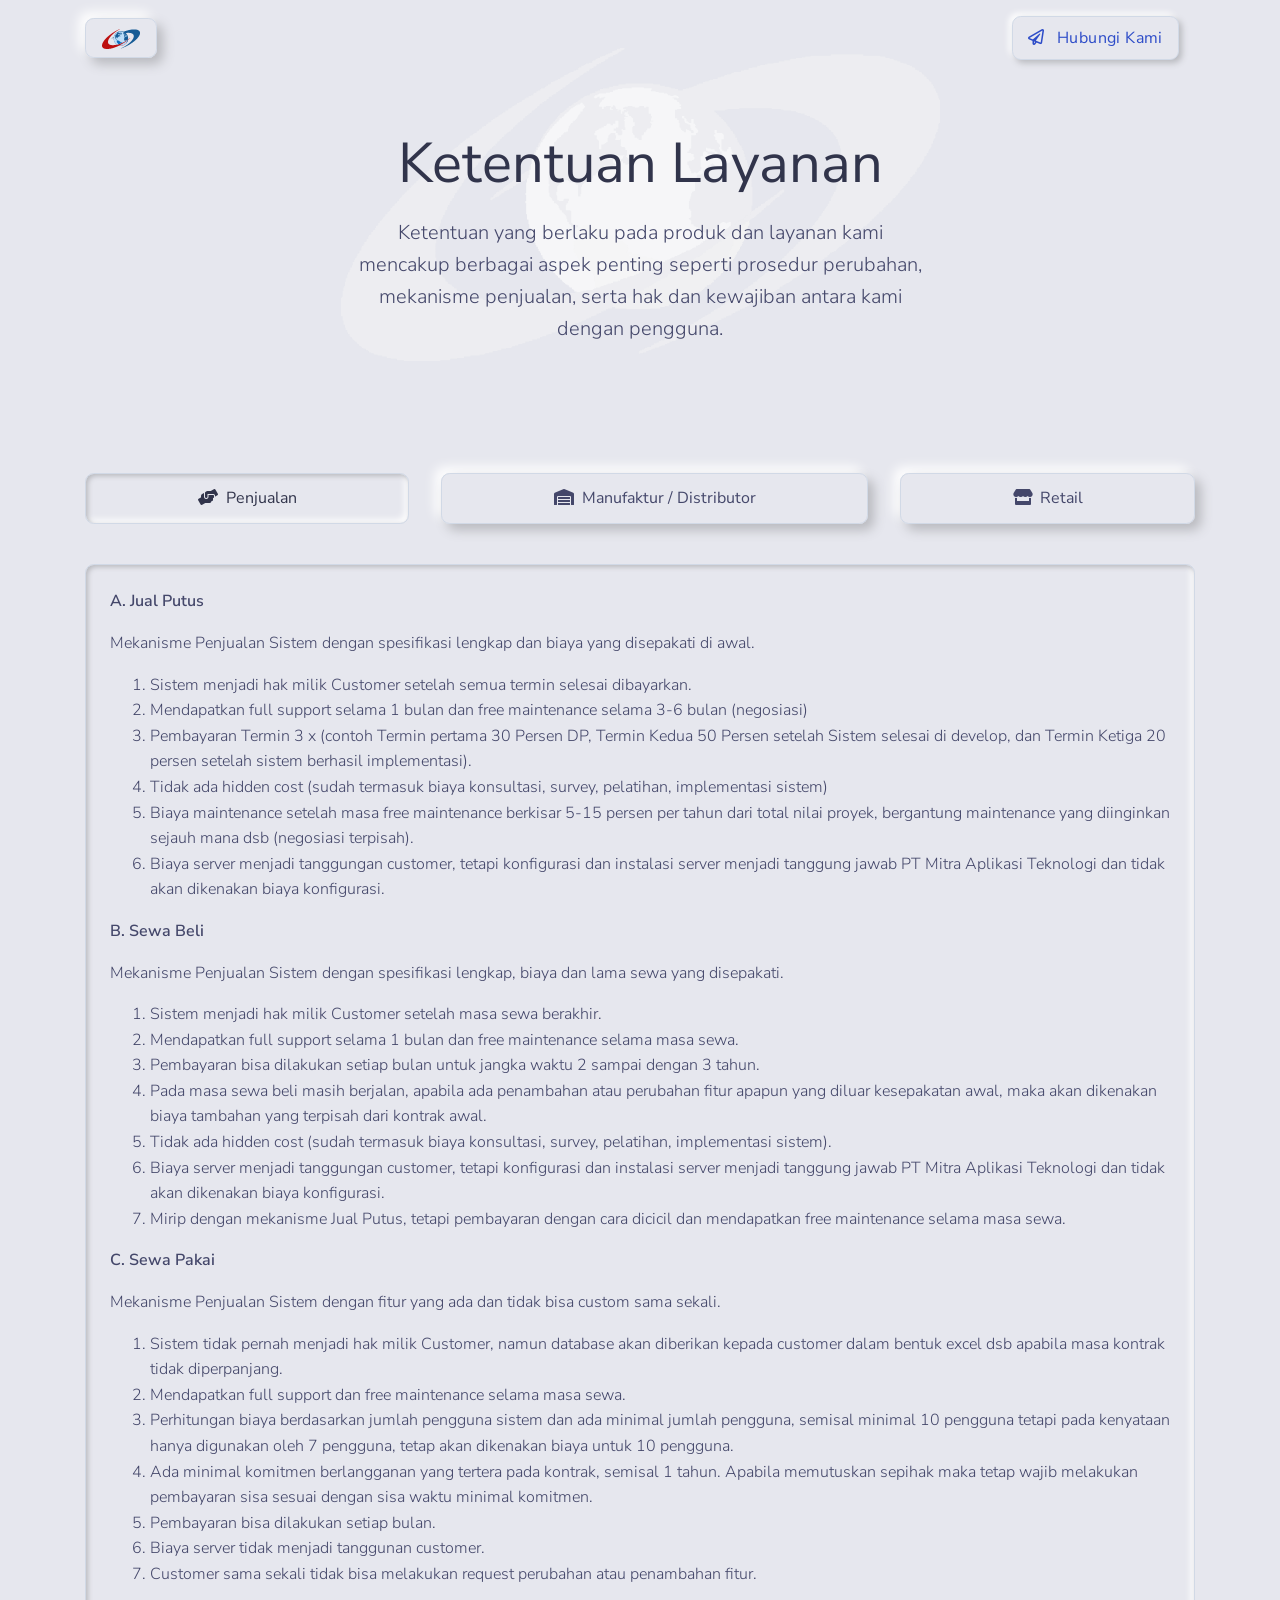
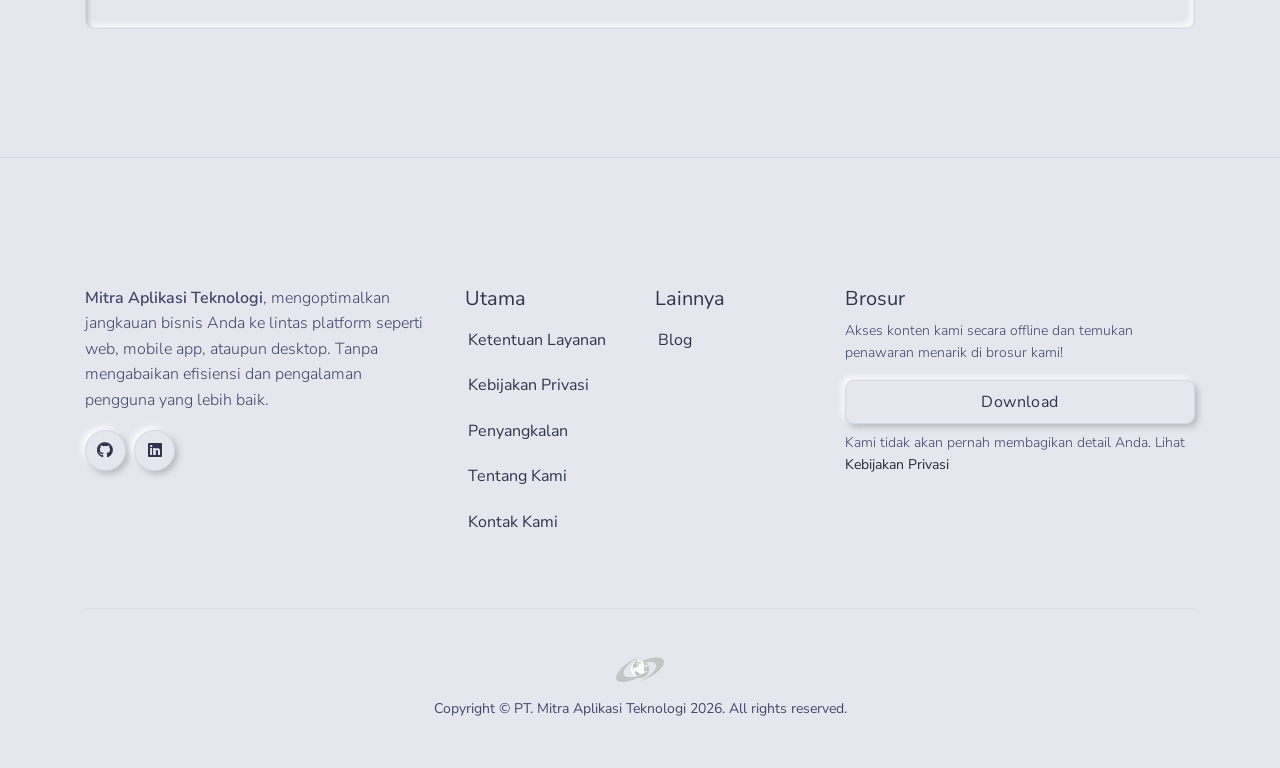
<file: pages/term-of-service.html>
<!DOCTYPE html>
<html lang="en">

<head>
    <meta http-equiv="Content-Type" content="text/html; charset=utf-8" />
    <!-- Primary Meta Tags -->
    <title>Ketentuan Layanan - Mitra Aplikasi Teknologi</title>
    <meta name="viewport" content="width=device-width, initial-scale=1, shrink-to-fit=no">
    <meta name="title" content="Ketentuan Layanan - Mitra Aplikasi Teknologi"> 

    <!-- Canonical Tag Pointing to Itself -->
    <link rel="canonical" href="https://mitraaplikasiteknologi.com/index.html" />

    <!--  Social tags -->
    <meta name="keywords"
        content="Mengoptimalkan jangkauan bisnis Anda ke lintas platform seperti web, mobile app, ataupun desktop. Tanpa mengabaikan efisiensi dan pengalaman pengguna yang lebih baik.">
    <meta name="description"
        content="Mengoptimalkan jangkauan bisnis Anda ke lintas platform seperti web, mobile app, ataupun desktop. Tanpa mengabaikan efisiensi dan pengalaman pengguna yang lebih baik.">

    <!-- Schema.org markup for Google+ -->
    <meta itemprop="name" content="Ketentuan Layanan - Mitra Aplikasi Teknologi">
    <meta itemprop="description"
        content="Mengoptimalkan jangkauan bisnis Anda ke lintas platform seperti web, mobile app, ataupun desktop. Tanpa mengabaikan efisiensi dan pengalaman pengguna yang lebih baik.">
    <meta itemprop="image" content="../assets/img/brand/colorful.svg">

    <!-- Twitter Card data -->
    <meta name="twitter:card" content="product">
    <meta name="twitter:site" content="@mitraaplikasiteknologi">
    <meta name="twitter:title" content="Ketentuan Layanan - Mitra Aplikasi Teknologi">
    <meta name="twitter:description"
        content="Mengoptimalkan jangkauan bisnis Anda ke lintas platform seperti web, mobile app, ataupun desktop. Tanpa mengabaikan efisiensi dan pengalaman pengguna yang lebih baik.">
    <meta name="twitter:creator" content="@mitraaplikasiteknologi">
    <meta name="twitter:image" content="../assets/img/brand/colorful.svg">

    <!-- Open Graph data -->
    <meta property="fb:app_id" content="214738555737136">
    <meta property="og:title" content="Ketentuan Layanan - Mitra Aplikasi Teknologi" />
    <meta property="og:type" content="article" />
    <meta property="og:url" content="https://www.mitraaplikasiteknologi.com/" />
    <meta property="og:image" content="../assets/img/brand/colorful.svg" />
    <meta property="og:description"
        content="Mengoptimalkan jangkauan bisnis Anda ke lintas platform seperti web, mobile app, ataupun desktop. Tanpa mengabaikan efisiensi dan pengalaman pengguna yang lebih baik." />
    <meta property="og:site_name" content="Mitra Aplikasi Teknologi" />

    <!-- Favicon -->
    <link rel="apple-touch-icon" sizes="120x120" href="../assets/img/favicon/apple-touch-icon.png">
    <link rel="icon" type="image/png" sizes="32x32" href="../assets/img/favicon/favicon-32x32.png">
    <link rel="icon" type="image/png" sizes="16x16" href="../assets/img/favicon/favicon-16x16.png">
    <link rel="manifest" href="../assets/img/favicon/site.webmanifest">
    <link rel="mask-icon" href="../assets/img/favicon/safari-pinned-tab.svg" color="#ffffff">
    <meta name="msapplication-TileColor" content="#ffffff">
    <meta name="theme-color" content="#ffffff">

    <!-- Fontawesome -->
    <link type="text/css" href="../vendor/@fortawesome/fontawesome-free/css/all.min.css" rel="stylesheet">

    <!-- Pixel CSS -->
    <link type="text/css" href="../css/neumorphism.css" rel="stylesheet">

    <!-- NOTICE: You can use the _analytics.html partial to include production code specific code & trackers -->

    <!-- Google tag (gtag.js) -->
    <script async src="https://www.googletagmanager.com/gtag/js?id=G-GMWYXEB7RY"></script>
    <script>
        window.dataLayer = window.dataLayer || [];
        function gtag() { dataLayer.push(arguments); }
        gtag('js', new Date());

        gtag('config', 'G-GMWYXEB7RY');
    </script>

</head>

<body>
    <header class="header-global">
        <nav id="navbar-main" aria-label="Primary navigation"
            class="navbar navbar-main navbar-expand-lg navbar-theme-primary headroom navbar-light navbar-transparent navbar-theme-primary">
            <div class="container position-relative">
                <a class="navbar-brand shadow-soft py-2 px-3 rounded border border-light mr-lg-4" href="../index.html">
                    <img class="navbar-brand-dark" src="../assets/img/brand/colorful.svg" alt="Logo light">
                    <img class="navbar-brand-light" src="../assets/img/brand/colorful.svg" alt="Logo dark">
                </a>
                <div class="d-flex">
                    <a href="https://api.whatsapp.com/send/?phone=6282258049040&text=Halo,%20saya%20ingin%20berkonsultasi%20dengan%20Mitraptek"
                        target="_blank" class="btn btn-primary text-secondary mr-3"><i
                            class="far fa-paper-plane mr-2"></i> Hubungi
                        Kami</a>

                </div>
            </div>
        </nav>
    </header>
    <main>

        <!-- Hero -->
        <section class="section section bg-soft pb-5 overflow-hidden z-2">

            <div class="container z-2" style="background-image: url(../assets/img/brand/light.svg);
            background-repeat: no-repeat;
            background-size: contain;
            background-position: center;">
                <div class="row justify-content-center text-center pt-6">
                    <div class="col-lg-8 col-xl-8">
                        <h1 class="display-2 mb-3">Ketentuan Layanan</h1>
                        <p class="lead px-md-6">Ketentuan yang berlaku pada produk dan layanan kami mencakup berbagai
                            aspek penting seperti prosedur perubahan, mekanisme penjualan, serta hak dan kewajiban
                            antara kami dengan pengguna.</p>
                    </div>
                </div>
            </div>
        </section>
        <section class="section section-lg">
            <div class="container">
                <!-- Tab Nav -->
                <div class="nav-wrapper position-relative mb-4">
                    <ul class="nav nav-pills nav-fill flex-column flex-md-row" id="tabs-icons-text" role="tablist">
                        <li class="nav-item">
                            <a class="nav-link mb-sm-3 mb-md-0 active" id="tabs-icons-text-1-tab" data-toggle="tab"
                                href="#tabs-icons-text-1" role="tab" aria-controls="tabs-icons-text-1"
                                aria-selected="true"><i class="fas fa-hands-helping"></i>Penjualan</a>
                        </li>
                        <li class="nav-item">
                            <a class="nav-link mb-sm-3 mb-md-0" id="tabs-icons-text-2-tab" data-toggle="tab"
                                href="#tabs-icons-text-2" role="tab" aria-controls="tabs-icons-text-2"
                                aria-selected="false"><i class="fas fa-warehouse"></i>Manufaktur / Distributor</a>
                        </li>
                        <li class="nav-item">
                            <a class="nav-link mb-sm-3 mb-md-0" id="tabs-icons-text-3-tab" data-toggle="tab"
                                href="#tabs-icons-text-3" role="tab" aria-controls="tabs-icons-text-3"
                                aria-selected="false"><i class="fas fa-store"></i>Retail</a>
                        </li>
                    </ul>
                </div>
                <!-- End of Tab Nav -->
                <!-- Tab Content -->
                <div class="card shadow-inset bg-primary border-light p-4 rounded">
                    <div class="card-body p-0">
                        <div class="tab-content" id="tabcontent2">
                            <div class="tab-pane fade show active" id="tabs-icons-text-1" role="tabpanel"
                                aria-labelledby="tabs-icons-text-1-tab">
                                <p class="p1"><strong>A. Jual Putus</strong></p>
                                <p class="p2">Mekanisme Penjualan Sistem dengan spesifikasi lengkap dan biaya yang
                                    disepakati di awal.</p>
                                <ol>
                                    <li class="p3">Sistem menjadi hak milik Customer setelah semua termin selesai
                                        dibayarkan.</li>
                                    <li class="p3">Mendapatkan full support selama 1 bulan dan free maintenance selama
                                        3-6 bulan (negosiasi)</li>
                                    <li class="p3">Pembayaran Termin 3 x (contoh Termin pertama 30 Persen DP, Termin
                                        Kedua 50 Persen setelah Sistem selesai di develop, dan Termin Ketiga 20 persen
                                        setelah sistem berhasil implementasi).</li>
                                    <li class="p3">Tidak ada hidden cost (sudah termasuk biaya konsultasi, survey,
                                        pelatihan, implementasi sistem)</li>
                                    <li class="p3">Biaya maintenance setelah masa free maintenance berkisar 5-15 persen
                                        per tahun dari total nilai proyek, bergantung maintenance yang diinginkan sejauh
                                        mana dsb (negosiasi terpisah).</li>
                                    <li class="p2">Biaya server menjadi tanggungan customer, tetapi konfigurasi dan
                                        instalasi server menjadi tanggung jawab PT Mitra Aplikasi Teknologi dan tidak
                                        akan dikenakan biaya konfigurasi.</li>
                                </ol>
                                <p class="p2"><strong>B. Sewa Beli </strong></p>
                                <p class="p2">Mekanisme Penjualan Sistem dengan spesifikasi lengkap, biaya dan lama sewa
                                    yang disepakati.</p>
                                <ol>
                                    <li class="p3">Sistem menjadi hak milik Customer setelah masa sewa berakhir.</li>
                                    <li class="p3">Mendapatkan full support selama 1 bulan dan free maintenance selama
                                        masa sewa.</li>
                                    <li class="p3">Pembayaran bisa dilakukan setiap bulan untuk jangka waktu 2 sampai
                                        dengan 3 tahun.</li>
                                    <li class="p3">Pada masa sewa beli masih berjalan, apabila ada penambahan atau
                                        perubahan fitur apapun yang diluar kesepakatan awal, maka akan dikenakan biaya
                                        tambahan yang terpisah dari kontrak awal.</li>
                                    <li class="p3">Tidak ada hidden cost (sudah termasuk biaya konsultasi, survey,
                                        pelatihan, implementasi sistem).</li>
                                    <li class="p3">Biaya server menjadi tanggungan customer, tetapi konfigurasi dan
                                        instalasi server menjadi tanggung jawab PT Mitra Aplikasi Teknologi dan tidak
                                        akan dikenakan biaya konfigurasi.</li>
                                    <li class="p2">Mirip dengan mekanisme Jual Putus, tetapi pembayaran dengan cara
                                        dicicil dan mendapatkan free maintenance selama masa sewa.</li>
                                </ol>
                                <p class="p2"><strong>C. Sewa Pakai </strong></p>
                                <p class="p2">Mekanisme Penjualan Sistem dengan fitur yang ada dan tidak bisa custom
                                    sama sekali.</p>
                                <ol>
                                    <li class="p3">Sistem tidak pernah menjadi hak milik Customer, namun database akan
                                        diberikan kepada customer dalam bentuk excel dsb apabila masa kontrak tidak
                                        diperpanjang.</li>
                                    <li class="p3">Mendapatkan full support dan free maintenance selama masa sewa.</li>
                                    <li class="p3">Perhitungan biaya berdasarkan jumlah pengguna sistem dan ada minimal
                                        jumlah pengguna, semisal minimal 10 pengguna tetapi pada kenyataan hanya
                                        digunakan oleh 7 pengguna, tetap akan dikenakan biaya untuk 10 pengguna.</li>
                                    <li class="p3">Ada minimal komitmen berlangganan yang tertera pada kontrak, semisal
                                        1 tahun. Apabila memutuskan sepihak maka tetap wajib melakukan pembayaran sisa
                                        sesuai dengan sisa waktu minimal komitmen.</li>
                                    <li class="p3">Pembayaran bisa dilakukan setiap bulan.</li>
                                    <li class="p3">Biaya server tidak menjadi tanggunan customer.</li>
                                    <li class="p2">Customer sama sekali tidak bisa melakukan request perubahan atau
                                        penambahan fitur.</li>
                                </ol>
                            </div>
                            <div class="tab-pane fade" id="tabs-icons-text-2" role="tabpanel"
                                aria-labelledby="tabs-icons-text-2-tab">
                                <p class="p1"><strong>Estimasi Kebutuhan (bisa ditambahkan) </strong></p>
                                <ul>
                                    <li>Full Custom</li>
                                    <li>Harga sesuai dengan budget perusahaan, kalau ERP pasti diatas 1 M</li>
                                    <li>Pembayaran dengan sistem cicilan, bukan beli putus (mekanisme sewa beli)</li>
                                    <li>Jaminan After Sales Service</li>
                                </ul>
                                <p class="p1"><strong>Fitur Andalan (bisa disesuakan dengan kebutuhan customer)
                                    </strong></p>
                                <p class="p4"><strong>1. Mobile Apps untuk Sales Marketing, dengan fitur</strong></p>
                                <p class="p4">a) Input Visit</p>
                                <ul>
                                    <li class="p4">i. Berbasis GPS (geo tagging)</li>
                                    <li class="p4">ii. Sudah teruji tidak bisa dimanipulasi dengan aplikasi fake gps
                                    </li>
                                    <li class="p4">iii. Pengambilan foto Lokasi dan foto Selfie, tidak bisa mengambil
                                        dari gallery, jadi user dipaksa untuk mengambil foto dari camera secara live
                                        ketika di Lokasi customer.</li>
                                    <li class="p4">iv. Ttd Digital oleh PIC Customer (opsional).</li>
                                    <li class="p4">v. Face Detection oleh Sales ketika visit untuk memastikan tidak
                                        diwakilkan oleh sales yang lain (opsional).</li>
                                    <li class="p4">vi. Fitur pembatasan radius, sales tidak bisa input visit kalau
                                        berada diluar jangkauan radius Lokasi Customer yang sudah dilakukan setting oleh
                                        Admin.</li>
                                </ul>
                                <p class="p4">b) Input Surat Pesanan (electronic Order)</p>
                                <ul>
                                    <li class="p4">i. Ketika input surat pesanan, sales bisa melihat ketersediaan bahan
                                        baku atau barang jadi yang akan dipesan oleh customer.</li>
                                    <li class="p4">ii. Ada pengaman pemblokiran order baru apabila jumlah piutang
                                        customer sudah melebihi limit piutang yang belum dibayarkan.</li>
                                    <li class="p4">iii. Sales dapat menginput barang yang dipesan lengkap dengan qty,
                                        harga, diskon dsb.</li>
                                    <li class="p4">iv. Persetujuan Order oleh Customer melalui tanda tangan digital pada
                                        aplikasi.</li>
                                    <li class="p4">v. Cetak Surat Pesanan menggunakan printer Bluetooth, lengkap dengan
                                        ttd customer.</li>
                                </ul>
                                <p class="p4">c) Melacak Surat Pesanan</p>
                                <p class="p4">i. Sales dapat melacak status progress Surat Pesanan, semisal</p>
                                <ol>
                                    <li class="p4">Open (masih menunggu Validasi Supervisor)</li>
                                    <li class="p4">Validated (sdh di validasi oleh Supervisor, tetapi masih menunggu
                                        jadwal produksi)</li>
                                    <li class="p4">Scheduled (sdh masuk dalam rencana produksi/sdh di jadwalkan)</li>
                                    <li class="p4">On Process (sedang diproduksi)</li>
                                    <li class="p4">Waiting Delivery (sudah selesai di produksi, menunggu pengiriman</li>
                                    <li class="p4">Delivered (sedang dalam pengiriman, bisa dilacak surat jalan, driver,
                                        tgl berangkat, tgl estimasi tiba, kendaraan pengangkut dsb)</li>
                                    <li class="p4">Received (pesanan sudah diterima oleh customer)</li>
                                    <li class="p1">Paid (tagihan sudah dibayarkan oleh customer).</li>
                                </ol>
                                <p class="p1">Diatas adalah sebagai contoh status order dari sistem yang pernah kami
                                    develop, namun kita masih bisa lakukan custom sesuai kebijakan perusahaan.</p>
                                <p class="p1">ii. Sales dapat melihat jumlah order yang sudah diinput oleh dirinya
                                    sendiri, dan dibandingkan dengan target yang ada, bisa dalam bentuk prosentase.</p>
                                <p class="p1">d) Input Pembayaran dari Customer</p>
                                <ol class="ol1">
                                    <li class="li4">Sales dapat melihat daftar tagihan yang masih outstanding per
                                        Customer</li>
                                    <li class="li4">Sales dapat melakukan input pembayaran tagihan</li>
                                    <li class="li4">Input metode pembayaran, semisal tunai atau transfer atau Bilyet
                                        Giro atau Cek</li>
                                    <li class="li4">Input nominal pembayaran dan peruntukan pembayaran no faktur apa
                                        saja</li>
                                    <li class="li4">Cetak kuitansi pembayaran</li>
                                </ol>
                                <p>e) Menerima notifikasi secara realtime</p>
                                <ol class="ol1">
                                    <li class="li4">Reminder untuk melakukan penagihan ke Customer yang sdh melewati
                                        jatuh tempo</li>
                                    <li class="li4">Reminder prosentase order bulan berjalan yang masih dibawah target
                                    </li>
                                    <li class="li1">Pengumuman atau Info dari kantor, yang dikirimkan oleh Admin melalui
                                        website.</li>
                                </ol>
                                <p class="p3"><strong>2. Website, dengan modul</strong></p>
                                <ol class="ol2">
                                    <li class="li5">Notifikasi dan Verifikasi Order baru oleh Sales Marketing yang
                                        diinput melalui apps</li>
                                    <li class="li5">Penjadwalan Produksi</li>
                                    <li class="li5">Proses Produksi</li>
                                    <li class="li5">Inventory Bahan Baku dan Barang Jadi</li>
                                    <li class="li5">Pengiriman</li>
                                    <li class="li5">Tagihan Invoice dan Pembayaran Piutang</li>
                                    <li class="li5">Pengadaan dan Pembelian Bahan Baku</li>
                                    <li class="li5">Pembayaran Hutang</li>
                                    <li class="li5">Cash Flow Finance</li>
                                    <li class="li5">Billing of Material (BOM)</li>
                                    <li class="li5">Perhitungan komisi Sales</li>
                                    <li class="li1">Dashboard.</li>
                                </ol>
                                <p class="p1">Mekanisme Penjualan Sistem untuk Sistem Informasi Perusahaan
                                    Manufaktur/Distributor yang paling tepat adalah <strong>Jual Putus </strong>atau
                                    <strong>Sewa Beli</strong>. Namun khusus untuk modul absensi online, kita sudah
                                    berjalan dengan mekanisme <strong>Sewa Pakai</strong>.
                                </p>
                            </div>
                            <div class="tab-pane fade" id="tabs-icons-text-3" role="tabpanel"
                                aria-labelledby="tabs-icons-text-3-tab">
                                <p class="p1"><strong>Estimasi Kebutuhan (bisa ditambahkan) </strong></p>
                                <ul class="ul1">
                                    <li class="li2">Semi Custom atau Full Custom</li>
                                    <li class="li2">Sebagian besar platform yang ada di lapangan seperti Moka Pos lebih
                                        menyasar ke kafe atau retail skala kecil sehingga tidak bisa diimplementasikan
                                        untuk retail skala menengah.</li>
                                    <li class="li2">Pembayaran dengan sistem cicilan, bukan beli putus (mekanisme sewa
                                        beli) atau sewa pakai</li>
                                    <li class="li1">Jaminan After Sales Service</li>
                                </ul>
                                <p class="p1"><strong>Fitur Andalan (bisa disesuakan dengan kebutuhan customer)
                                    </strong></p>
                                <p class="p1">Point Of Sales</p>
                                <ol class="ol1">
                                    <li class="li4">Mode Offline, jadi ketika terminal pc kasir tidak terhubung dengan
                                        server, masih bisa melakukan input POS di kasir, dan setelah terhubung ke server
                                        maka data akan otomatis ter posting ke server</li>
                                    <li class="li4">User Friendly, mudah digunakan dan harus cepat ketika input POS.
                                    </li>
                                    <li class="li4">Sudah berbasis web, jadi tidak membutuhkan spec PC yang tinggi,
                                        bahkan bisa menggunakan tablet.</li>
                                    <li class="li4">Kalau diminta dalam bentuk aplikasi mobile, kita pernah develop
                                        untuk usaha kuliner dan dapat dibuat ketika menyalakan tablet hanya bisa membuka
                                        aplikasi kita, tidak bisa membuka aplikasi lain.</li>
                                </ol>
                                <p>Back Office</p>
                                <ol class="ol1">
                                    <li class="li4">Pengadaan dan Pemesanan Barang, dengan suggest dari sistem.</li>
                                    <li class="li4">Penerimaan Barang di Gudang</li>
                                    <li class="li4">Inventory dengan multi Warehouse (lebih dari satu Gudang)</li>
                                    <li class="li4">Penjualan Grosir</li>
                                    <li class="li4">Pembayaran Hutang ke Supplier</li>
                                    <li class="li4">Tagihan Invoice dan Pembayaran Piutang</li>
                                    <li class="li1">Proses Tutup Kasir dan Croscek Kasir</li>
                                </ol>
                                <p class="p1">Mekanisme Penjualan Sistem untuk Sistem Informasi Retail yang tepat adalah
                                    <strong>Sewa Beli </strong>atau <strong>Sewa Pakai</strong>.</p>
                            </div>
                        </div>
                    </div>
                </div>
                <!-- End of Tab Content -->
            </div>
        </section>

    </main>

    <footer class="d-flex pb-5 pt-6 pt-md-7 border-top border-light bg-primary">
        <div class="container">
            <div class="row">
                <div class="col-lg-4">
                    <p><strong>Mitra Aplikasi Teknologi</strong>, mengoptimalkan jangkauan bisnis Anda ke lintas
                        platform seperti web, mobile app, ataupun desktop. Tanpa mengabaikan efisiensi dan pengalaman
                        pengguna yang lebih baik.</p>
                    <ul class="d-flex list-unstyled mb-5 mb-lg-0">
                        <li class="mr-2">
                            <a href="https://github.com/mitraptek" target="_blank"
                                class="btn btn-icon-only btn-pill btn-primary" aria-label="github social link"
                                data-toggle="tooltip" data-placement="top" title="Open source projects">
                                <span aria-hidden="true" class="fab fa-github"></span>
                            </a>
                        </li>
                        <li>
                            <a href="https://www.linkedin.com/company/pt-mitra-aplikasi-teknologi" target="_blank"
                                class="btn btn-icon-only btn-pill btn-primary" aria-label="linkedin social link"
                                data-toggle="tooltip" data-placement="top" title="Follow us on Linkedin">
                                <span aria-hidden="true" class="fab fa-linkedin"></span>
                            </a>
                        </li>
                    </ul>
                </div>
                <div class="col-6 col-lg-2 mb-5 mb-lg-0">
                    <h5>Utama</h5>
                    <ul class="footer-links list-unstyled mt-2">
                        <li class="mb-1"><a class="p-2" href="../pages/term-of-service.html">Ketentuan Layanan</a>
                        </li>
                        <li class="mb-1"><a class="p-2" href="../pages/privacy-policy.html">Kebijakan Privasi</a>
                        </li>
                        <li class="mb-1"><a class="p-2" href="../pages/disclaimer.html">Penyangkalan</a>
                        </li>
                        <li class="mb-1"><a class="p-2" href="../index.html#about">Tentang Kami</a>
                        </li>
                        <li class="mb-1"><a class="p-2" href="../index.html#contactop">Kontak Kami</a>
                        </li>
                    </ul>
                </div>
                <div class="col-6 col-lg-2 mb-5 mb-lg-0">
                    <h5>Lainnya</h5>
                    <ul class="footer-links list-unstyled mt-2">
                        <li class="mb-1"><a class="p-2" target="_blank" href="https://blog.satunapas.com/">Blog</a></li>
                    </ul>
                </div>
                <div class="col-12 col-lg-4 mb-5 mb-lg-0">
                    <h5>Brosur</h5>
                    <p class="text-gray font-small mt-2">Akses konten kami secara offline dan temukan penawaran menarik di brosur kami!</p>
                    <div class="form-row mb-2"> 
                        <div class="col-12">
                            <a class="btn btn-primary btn-block" target="_blank" href="../assets/file/dummy.pdf" download>Download</a>
                        </div>
                    </div>
                    <p class="text-gray font-small m-0">Kami tidak akan pernah membagikan detail Anda. Lihat<a
                            class="text-black" href="../pages/privacy-policy.html"> Kebijakan Privasi</a></p>
                </div>
            </div>
            <hr class="my-5">
            <div class="row">
                <div class="col">
                    <a href="https://mitraaplikasiteknologi.com" class="d-flex justify-content-center">
                        <img src="../assets/img/brand/dark.svg" height="25" class="mb-3" alt="Mitra Aplikasi Teknologi Logo">
                    </a>
                    <div class="d-flex text-center justify-content-center align-items-center" role="contentinfo">
                        <p class="font-weight-normal font-small mb-0">Copyright © PT. Mitra Aplikasi Teknologi
                            <span class="current-year">2025</span>. All rights reserved.
                        </p>
                    </div>
                </div>
            </div>
        </div>
    </footer>

    <!-- Core -->
    <script src="../vendor/jquery/dist/jquery.min.js"></script>
    <script src="../vendor/popper.js/dist/umd/popper.min.js"></script>
    <script src="../vendor/bootstrap/dist/js/bootstrap.min.js"></script>
    <script src="../vendor/headroom.js/dist/headroom.min.js"></script>

    <!-- Vendor JS -->
    <script src="../vendor/onscreen/dist/on-screen.umd.min.js"></script>
    <script src="../vendor/nouislider/distribute/nouislider.min.js"></script>
    <script src="../vendor/bootstrap-datepicker/dist/js/bootstrap-datepicker.min.js"></script>
    <script src="../vendor/waypoints/lib/jquery.waypoints.min.js"></script>
    <script src="../vendor/jarallax/dist/jarallax.min.js"></script>
    <script src="../vendor/jquery.counterup/jquery.counterup.min.js"></script>
    <script src="../vendor/jquery-countdown/dist/jquery.countdown.min.js"></script>
    <script src="../vendor/smooth-scroll/dist/smooth-scroll.polyfills.min.js"></script>
    <script src="../vendor/prismjs/prism.js"></script>

    <script async defer src="https://buttons.github.io/buttons.js"></script>

    <!-- Neumorphism JS -->
    <script src="../assets/js/neumorphism.js"></script>
</body>

</html>
</file>
